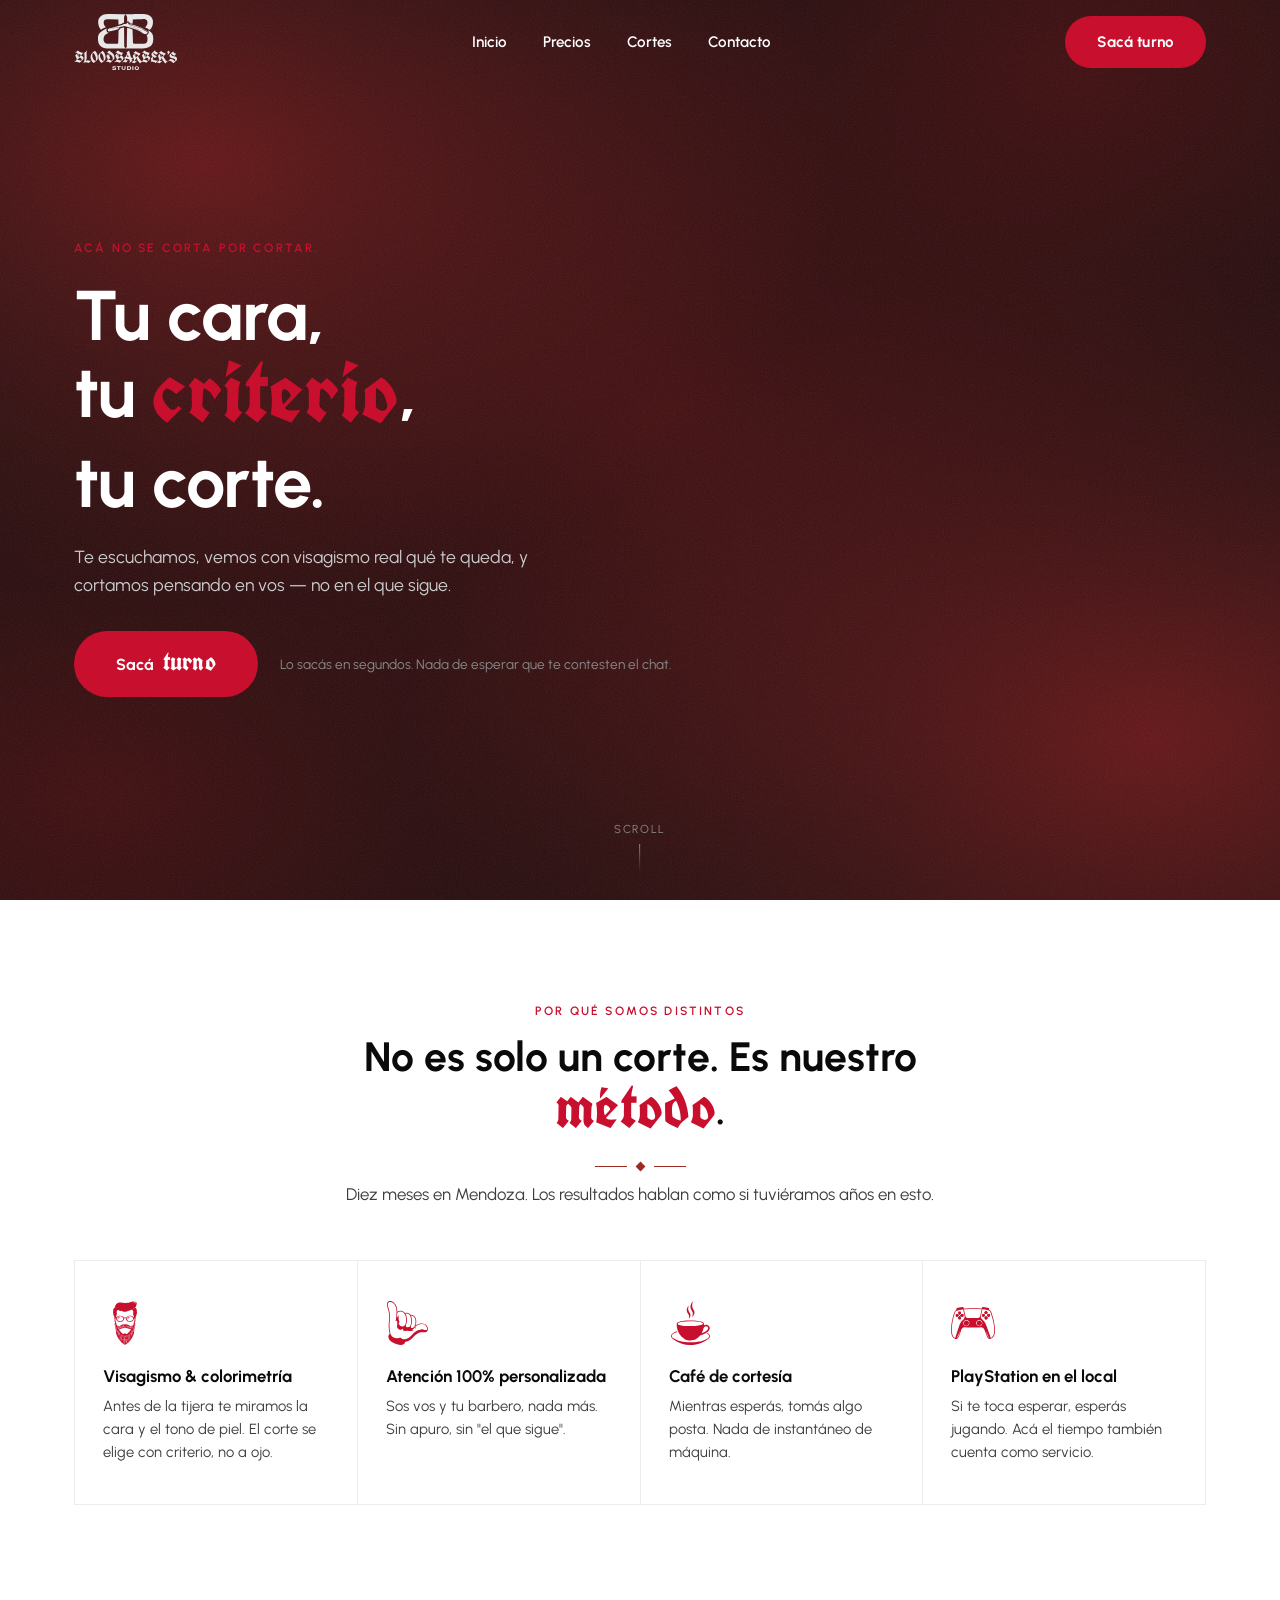
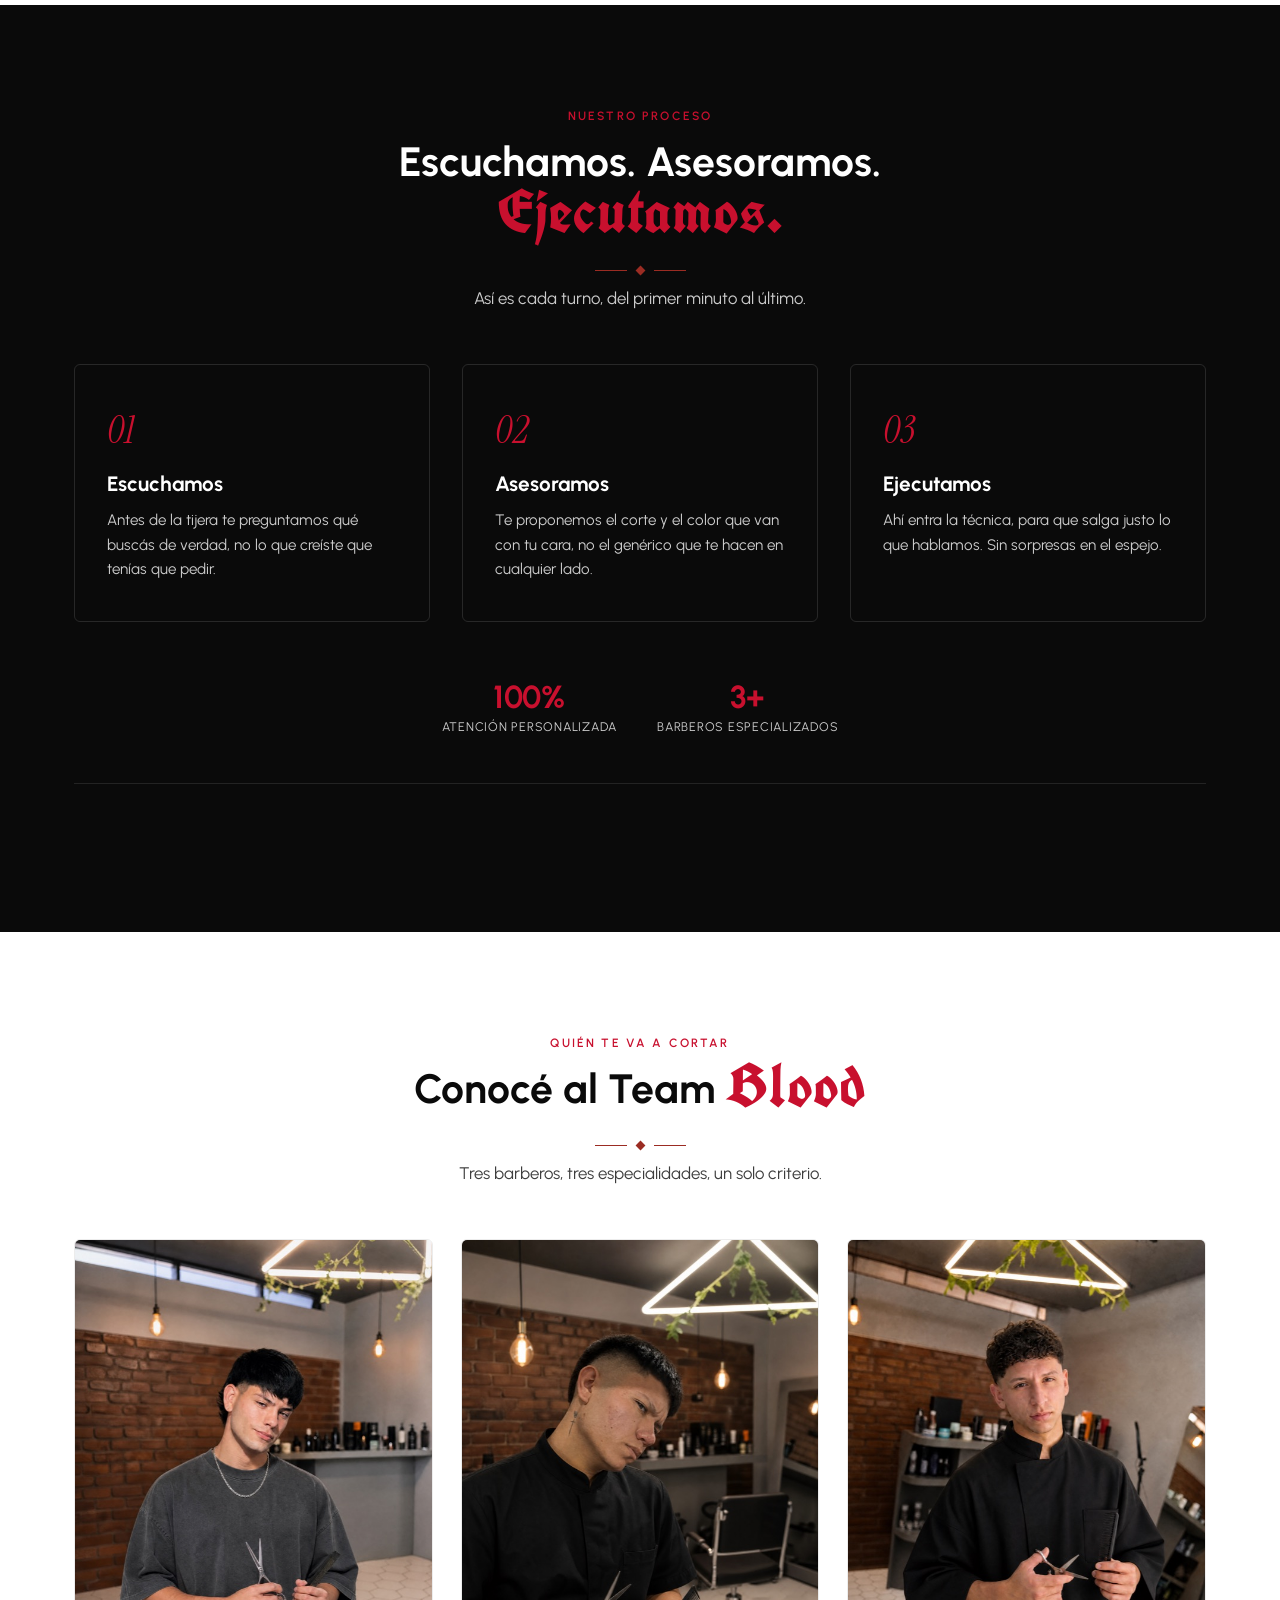
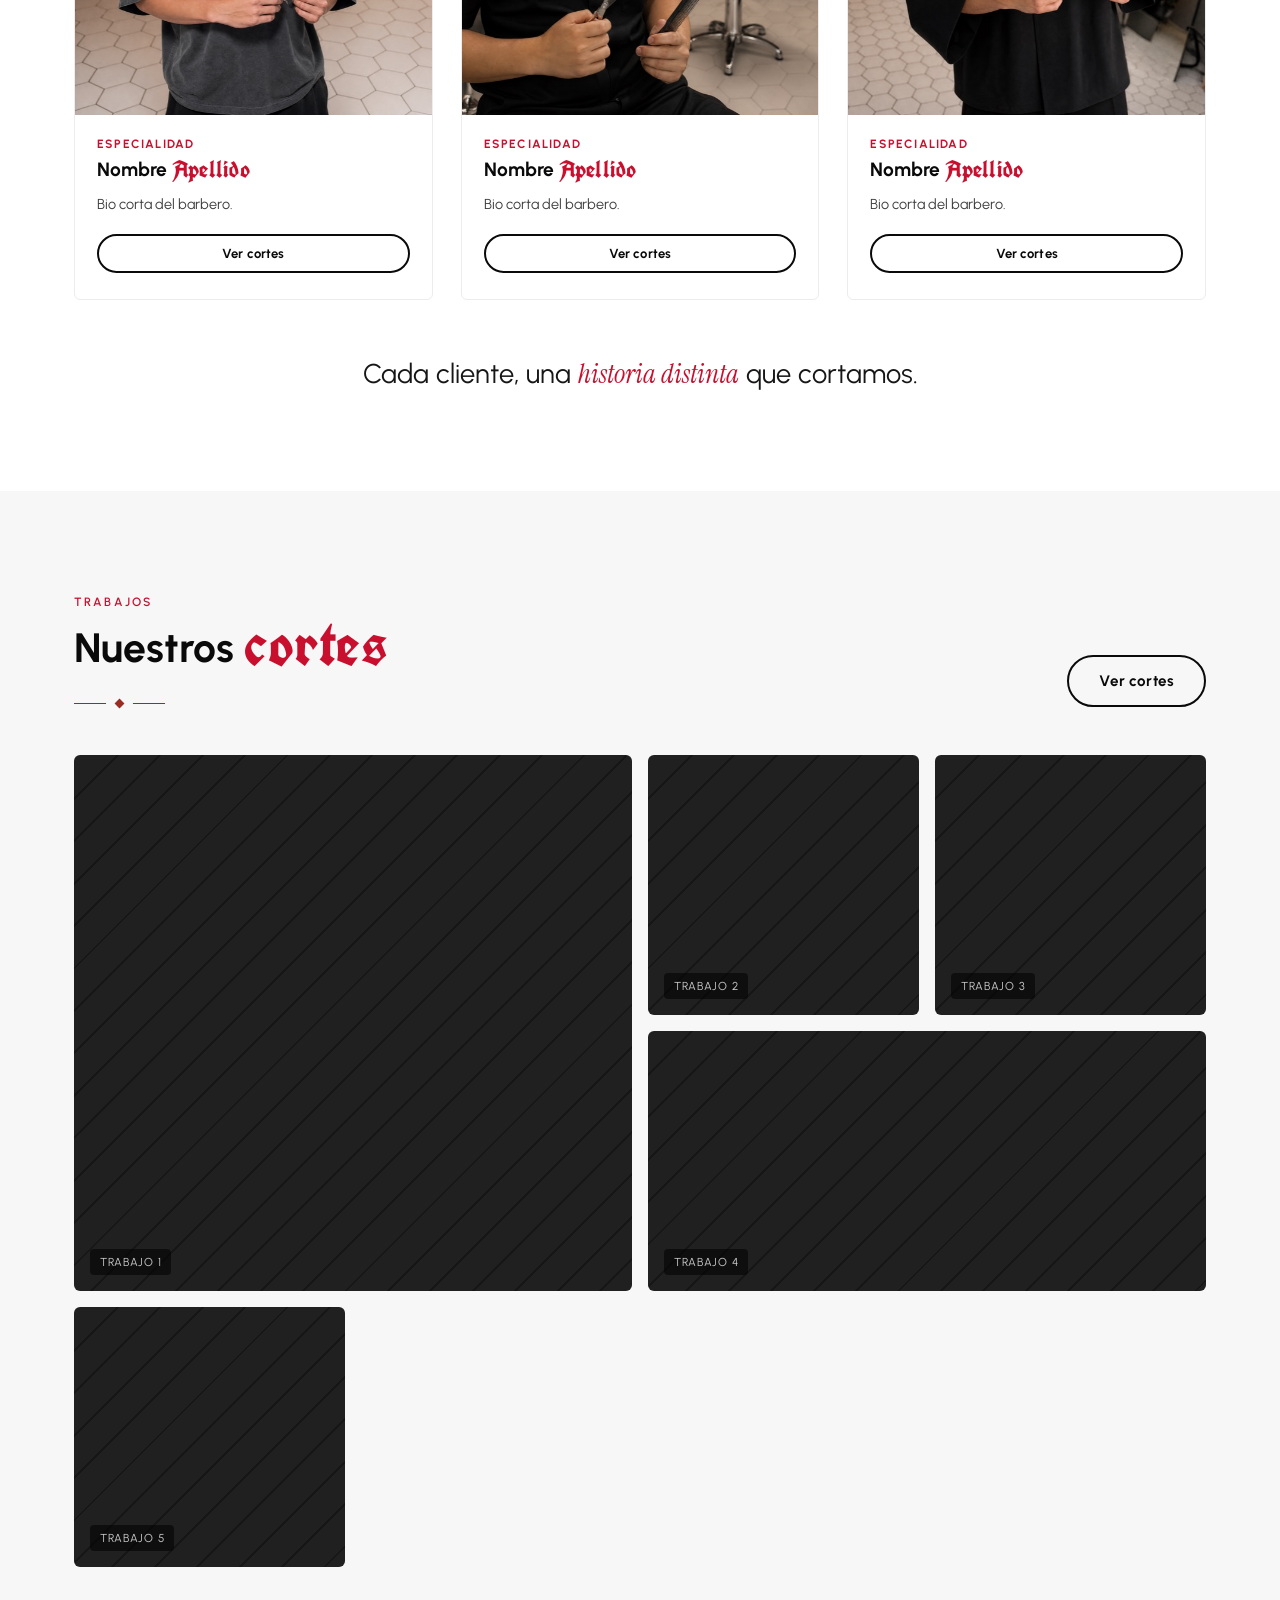
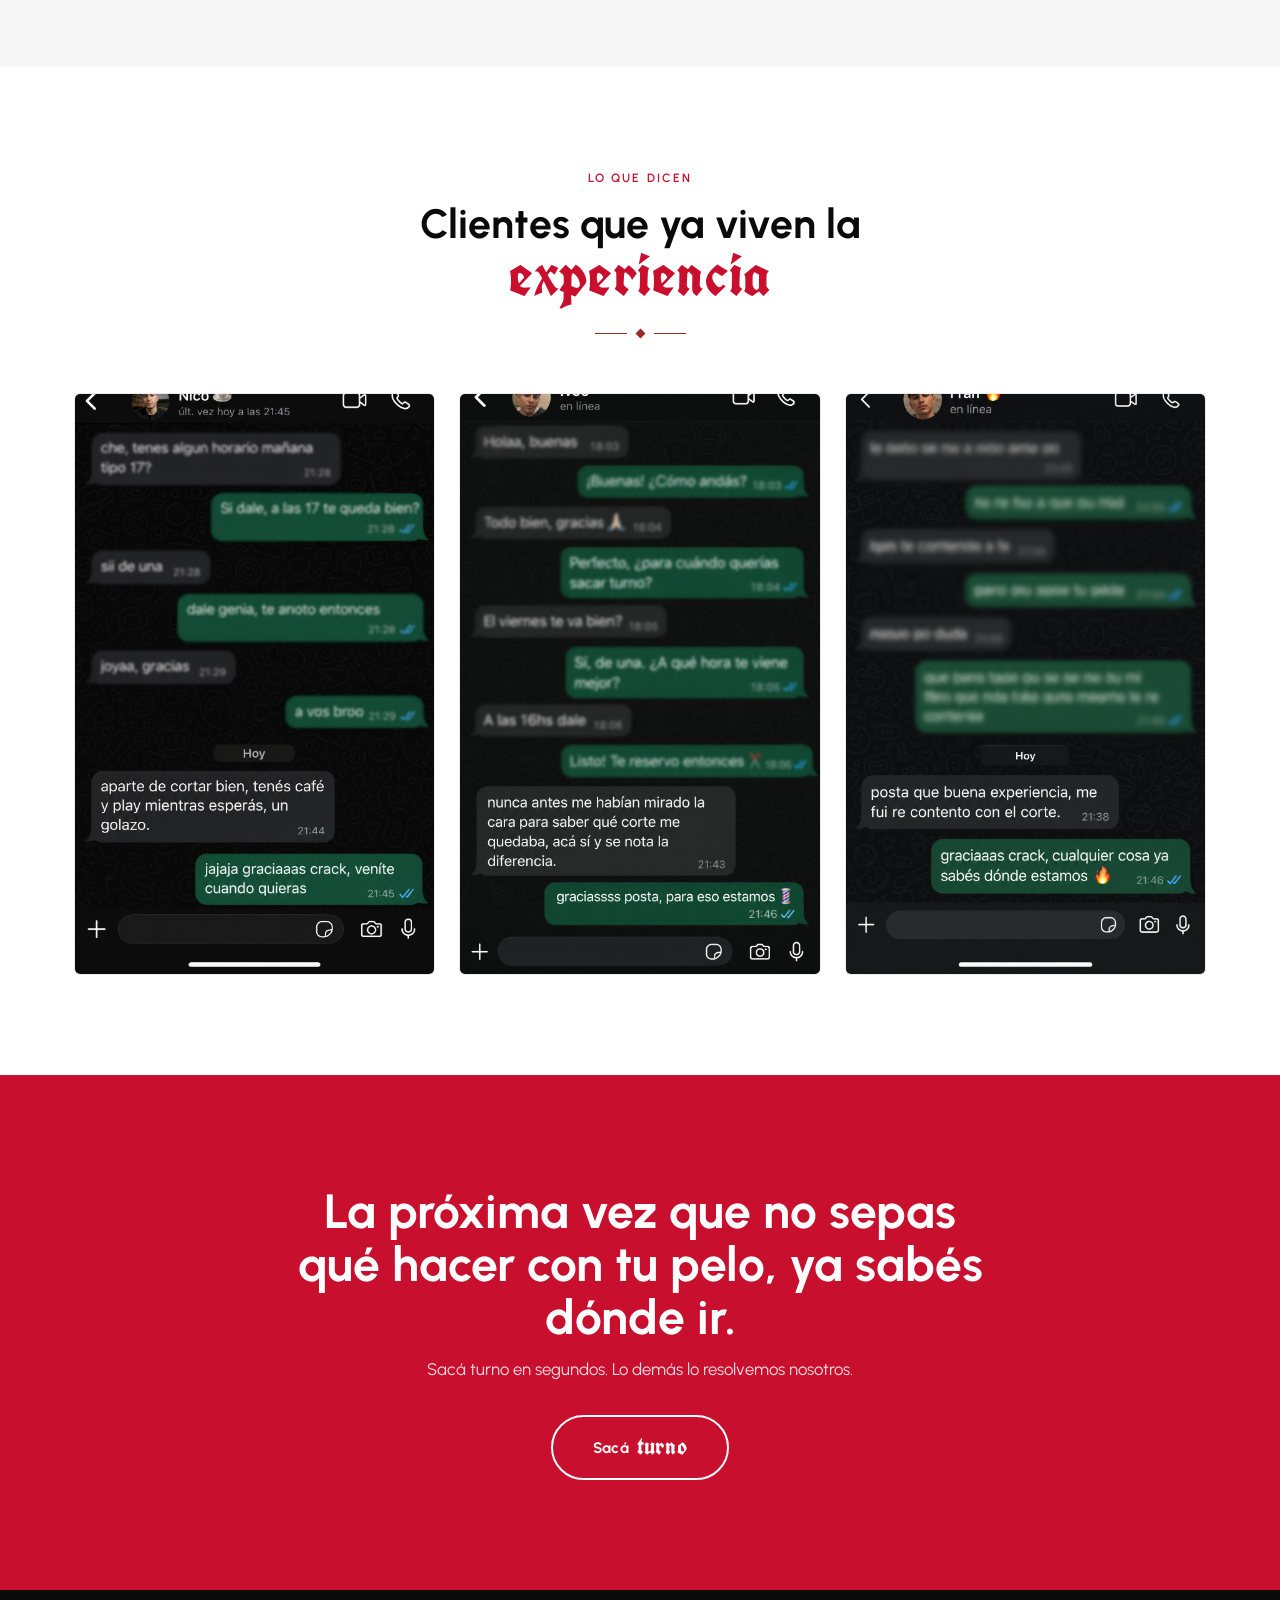
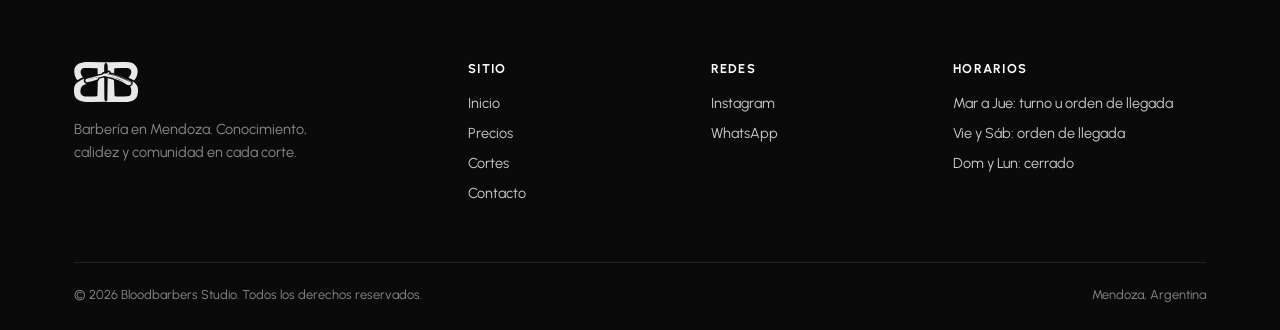
<file: index.html>
<!DOCTYPE html>
<html lang="es-AR">
<head>
  <meta charset="UTF-8">
  <meta name="viewport" content="width=device-width, initial-scale=1.0">
  <title>Bloodbarbers Studio — Barbería en Mendoza</title>
  <meta name="description" content="Bloodbarbers Studio: barbería en Mendoza con asesoramiento en visagismo, atención 100% personalizada, café y PlayStation en el local. Sacá tu turno.">
  <link rel="stylesheet" href="css/style.css">
</head>
<body>

  <!-- Header -->
  <header class="site-header" id="site-header">
    <div class="container">
      <a href="index.html" class="logo">
        <img src="assets/img/logo-full-white.svg" alt="Bloodbarbers Studio" class="logo-img logo-img-header">
      </a>

      <nav class="nav-links" id="nav-links">
        <a href="index.html">Inicio</a>
        <a href="precios.html">Precios</a>
        <a href="cortes.html">Cortes</a>
        <a href="contacto.html">Contacto</a>
      </nav>

      <div class="nav-actions">
        <a href="https://www.lazzo.app/reservar/bloodbarbers" target="_blank" rel="noopener" class="btn btn-primary">Sacá turno</a>
        <button class="nav-toggle" id="nav-toggle" aria-label="Abrir menú" aria-expanded="false">
          <span></span>
        </button>
      </div>
    </div>
  </header>

  <!-- Hero -->
  <section class="hero" id="inicio">
    <div class="container">
      <div class="hero-inner">
        <span class="eyebrow">Acá no se corta por cortar.</span>
        <h1>Tu cara,<br>tu <span class="gothic-accent">criterio</span>,<br>tu corte.</h1>
        <p class="hero-sub">Te escuchamos, vemos con visagismo real qué te queda, y cortamos pensando en vos — no en el que sigue.</p>
        <div class="hero-cta">
          <a href="https://www.lazzo.app/reservar/bloodbarbers" target="_blank" rel="noopener" class="btn btn-primary">Sacá <span class="gothic-accent">turno</span></a>
          <span class="hero-note">Lo sacás en segundos. Nada de esperar que te contesten el chat.</span>
        </div>
      </div>
    </div>

    <div class="scroll-cue">Scroll</div>
  </section>

  <!-- Diferenciales -->
  <section class="diferenciales">
    <div class="container">
      <div class="section-head center">
        <span class="eyebrow">Por qué somos distintos</span>
        <h2>No es solo un corte. Es nuestro <span class="gothic-word">método</span>.</h2>
        <div class="title-divider"><span class="line"></span><span class="diamond"></span><span class="line"></span></div>
        <p>Diez meses en Mendoza. Los resultados hablan como si tuviéramos años en esto.</p>
      </div>

      <div class="diff-grid">
        <div class="diff-card">
          <div class="diff-icon">
            <img src="assets/img/iconvisagismo.svg" alt="">
          </div>
          <h3>Visagismo &amp; colorimetría</h3>
          <p>Antes de la tijera te miramos la cara y el tono de piel. El corte se elige con criterio, no a ojo.</p>
        </div>

        <div class="diff-card">
          <div class="diff-icon">
            <img src="assets/img/iconatencion.svg" alt="">
          </div>
          <h3>Atención 100% personalizada</h3>
          <p>Sos vos y tu barbero, nada más. Sin apuro, sin "el que sigue".</p>
        </div>

        <div class="diff-card">
          <div class="diff-icon">
            <img src="assets/img/iconcafe.svg" alt="">
          </div>
          <h3>Café de cortesía</h3>
          <p>Mientras esperás, tomás algo posta. Nada de instantáneo de máquina.</p>
        </div>

        <div class="diff-card">
          <div class="diff-icon">
            <img src="assets/img/iconps.svg" alt="">
          </div>
          <h3>PlayStation en el local</h3>
          <p>Si te toca esperar, esperás jugando. Acá el tiempo también cuenta como servicio.</p>
        </div>
      </div>
    </div>
  </section>

  <!-- Pilares -->
  <section class="pilares section-dark">
    <div class="container">
      <div class="section-head center">
        <span class="eyebrow">Nuestro proceso</span>
        <h2>Escuchamos. Asesoramos. <span class="gothic-word">Ejecutamos.</span></h2>
        <div class="title-divider"><span class="line"></span><span class="diamond"></span><span class="line"></span></div>
        <p>Así es cada turno, del primer minuto al último.</p>
      </div>

      <div class="pilares-grid">
        <div class="pilar-card">
          <span class="pilar-index">01</span>
          <h3>Escuchamos</h3>
          <p>Antes de la tijera te preguntamos qué buscás de verdad, no lo que creíste que tenías que pedir.</p>
        </div>

        <div class="pilar-card">
          <span class="pilar-index">02</span>
          <h3>Asesoramos</h3>
          <p>Te proponemos el corte y el color que van con tu cara, no el genérico que te hacen en cualquier lado.</p>
        </div>

        <div class="pilar-card">
          <span class="pilar-index">03</span>
          <h3>Ejecutamos</h3>
          <p>Ahí entra la técnica, para que salga justo lo que hablamos. Sin sorpresas en el espejo.</p>
        </div>
      </div>

      <div class="pilares-proof">
        <div>
          <strong>100%</strong>
          <span>Atención personalizada</span>
        </div>
        <div>
          <strong>3+</strong>
          <span>Barberos especializados</span>
        </div>
      </div>
    </div>
  </section>

  <!-- Team -->
  <section class="team" id="team">
    <div class="container">
      <div class="section-head center">
        <span class="eyebrow">Quién te va a cortar</span>
        <h2>Conocé al Team <span class="gothic-word">Blood</span></h2>
        <div class="title-divider"><span class="line"></span><span class="diamond"></span><span class="line"></span></div>
        <p>Tres barberos, tres especialidades, un solo criterio.</p>
      </div>

      <div class="team-grid">
        <article class="team-card">
          <div class="team-photo"><img src="assets/img/barb1.jpg" alt="Foto barbero 1"></div>
          <div class="team-info">
            <span class="specialty">Especialidad</span>
            <h3>Nombre <span class="gothic-accent">Apellido</span></h3>
            <p>Bio corta del barbero.</p>
            <a href="cortes.html?barbero=nombre-apellido" class="btn btn-outline">Ver cortes</a>
          </div>
        </article>

        <article class="team-card">
          <div class="team-photo"><img src="assets/img/barb2v2.jpg" alt="Foto barbero 2"></div>
          <div class="team-info">
            <span class="specialty">Especialidad</span>
            <h3>Nombre <span class="gothic-accent">Apellido</span></h3>
            <p>Bio corta del barbero.</p>
            <a href="cortes.html?barbero=nombre-apellido-2" class="btn btn-outline">Ver cortes</a>
          </div>
        </article>

        <article class="team-card">
          <div class="team-photo"><img src="assets/img/barb3.jpg" alt="Foto barbero 3"></div>
          <div class="team-info">
            <span class="specialty">Especialidad</span>
            <h3>Nombre <span class="gothic-accent">Apellido</span></h3>
            <p>Bio corta del barbero.</p>
            <a href="cortes.html?barbero=nombre-apellido-3" class="btn btn-outline">Ver cortes</a>
          </div>
        </article>
      </div>

      <p class="team-closing">Cada cliente, una <span class="accent">historia distinta</span> que cortamos.</p>
    </div>
  </section>

  <!-- Cortes destacados -->
  <section class="cortes-destacado section-alt">
    <div class="container">
      <div class="cortes-header">
        <div class="section-head">
          <span class="eyebrow">Trabajos</span>
          <h2>Nuestros <span class="gothic-word">cortes</span></h2>
          <div class="title-divider"><span class="line"></span><span class="diamond"></span><span class="line"></span></div>
        </div>
        <a href="cortes.html" class="btn btn-outline">Ver cortes</a>
      </div>

      <div class="cortes-grid">
        <div class="cortes-item"><span>Trabajo 1</span></div>
        <div class="cortes-item"><span>Trabajo 2</span></div>
        <div class="cortes-item"><span>Trabajo 3</span></div>
        <div class="cortes-item"><span>Trabajo 4</span></div>
        <div class="cortes-item"><span>Trabajo 5</span></div>
      </div>
    </div>
  </section>

  <!-- Testimonios -->
  <section class="testimonios">
    <div class="container">
      <div class="section-head center">
        <span class="eyebrow">Lo que dicen</span>
        <h2>Clientes que ya viven la <span class="gothic-word">experiencia</span></h2>
        <div class="title-divider"><span class="line"></span><span class="diamond"></span><span class="line"></span></div>
      </div>

      <div class="testi-grid">
        <div class="testi-card">
          <img src="assets/img/test1.png" alt="Testimonio de cliente">
        </div>
        <div class="testi-card">
          <img src="assets/img/test2.png" alt="Testimonio de cliente">
        </div>
        <div class="testi-card">
          <img src="assets/img/test3.png" alt="Testimonio de cliente">
        </div>
      </div>
    </div>
  </section>

  <!-- CTA final -->
  <section class="cta-final">
    <div class="container">
      <h2>La próxima vez que no sepas qué hacer con tu pelo, ya sabés dónde ir.</h2>
      <p>Sacá turno en segundos. Lo demás lo resolvemos nosotros.</p>
      <a href="https://www.lazzo.app/reservar/bloodbarbers" target="_blank" rel="noopener" class="btn btn-outline-light">Sacá <span class="gothic-accent">turno</span></a>
    </div>
  </section>

  <!-- Footer -->
  <footer class="site-footer">
    <div class="container">
      <div class="footer-top">
        <div class="footer-brand">
          <span class="logo">
            <img src="assets/img/logo-icon-white.svg" alt="Bloodbarbers Studio" class="logo-img logo-img-footer">
          </span>
          <p>Barbería en Mendoza. Conocimiento, calidez y comunidad en cada corte.</p>
        </div>

        <div class="footer-col">
          <h4>Sitio</h4>
          <ul>
            <li><a href="index.html">Inicio</a></li>
            <li><a href="precios.html">Precios</a></li>
            <li><a href="cortes.html">Cortes</a></li>
            <li><a href="contacto.html">Contacto</a></li>
          </ul>
        </div>

        <div class="footer-col">
          <h4>Redes</h4>
          <ul>
            <li><a href="#" target="_blank" rel="noopener">Instagram</a></li>
            <li><a href="#" target="_blank" rel="noopener">WhatsApp</a></li>
          </ul>
        </div>

        <div class="footer-col">
          <h4>Horarios</h4>
          <ul>
            <li>Mar a Jue: turno u orden de llegada</li>
            <li>Vie y Sáb: orden de llegada</li>
            <li>Dom y Lun: cerrado</li>
          </ul>
        </div>
      </div>

      <div class="footer-bottom">
        <span>© 2026 Bloodbarbers Studio. Todos los derechos reservados.</span>
        <span>Mendoza, Argentina</span>
      </div>
    </div>
  </footer>

  <script src="js/main.js"></script>
</body>
</html>
</file>
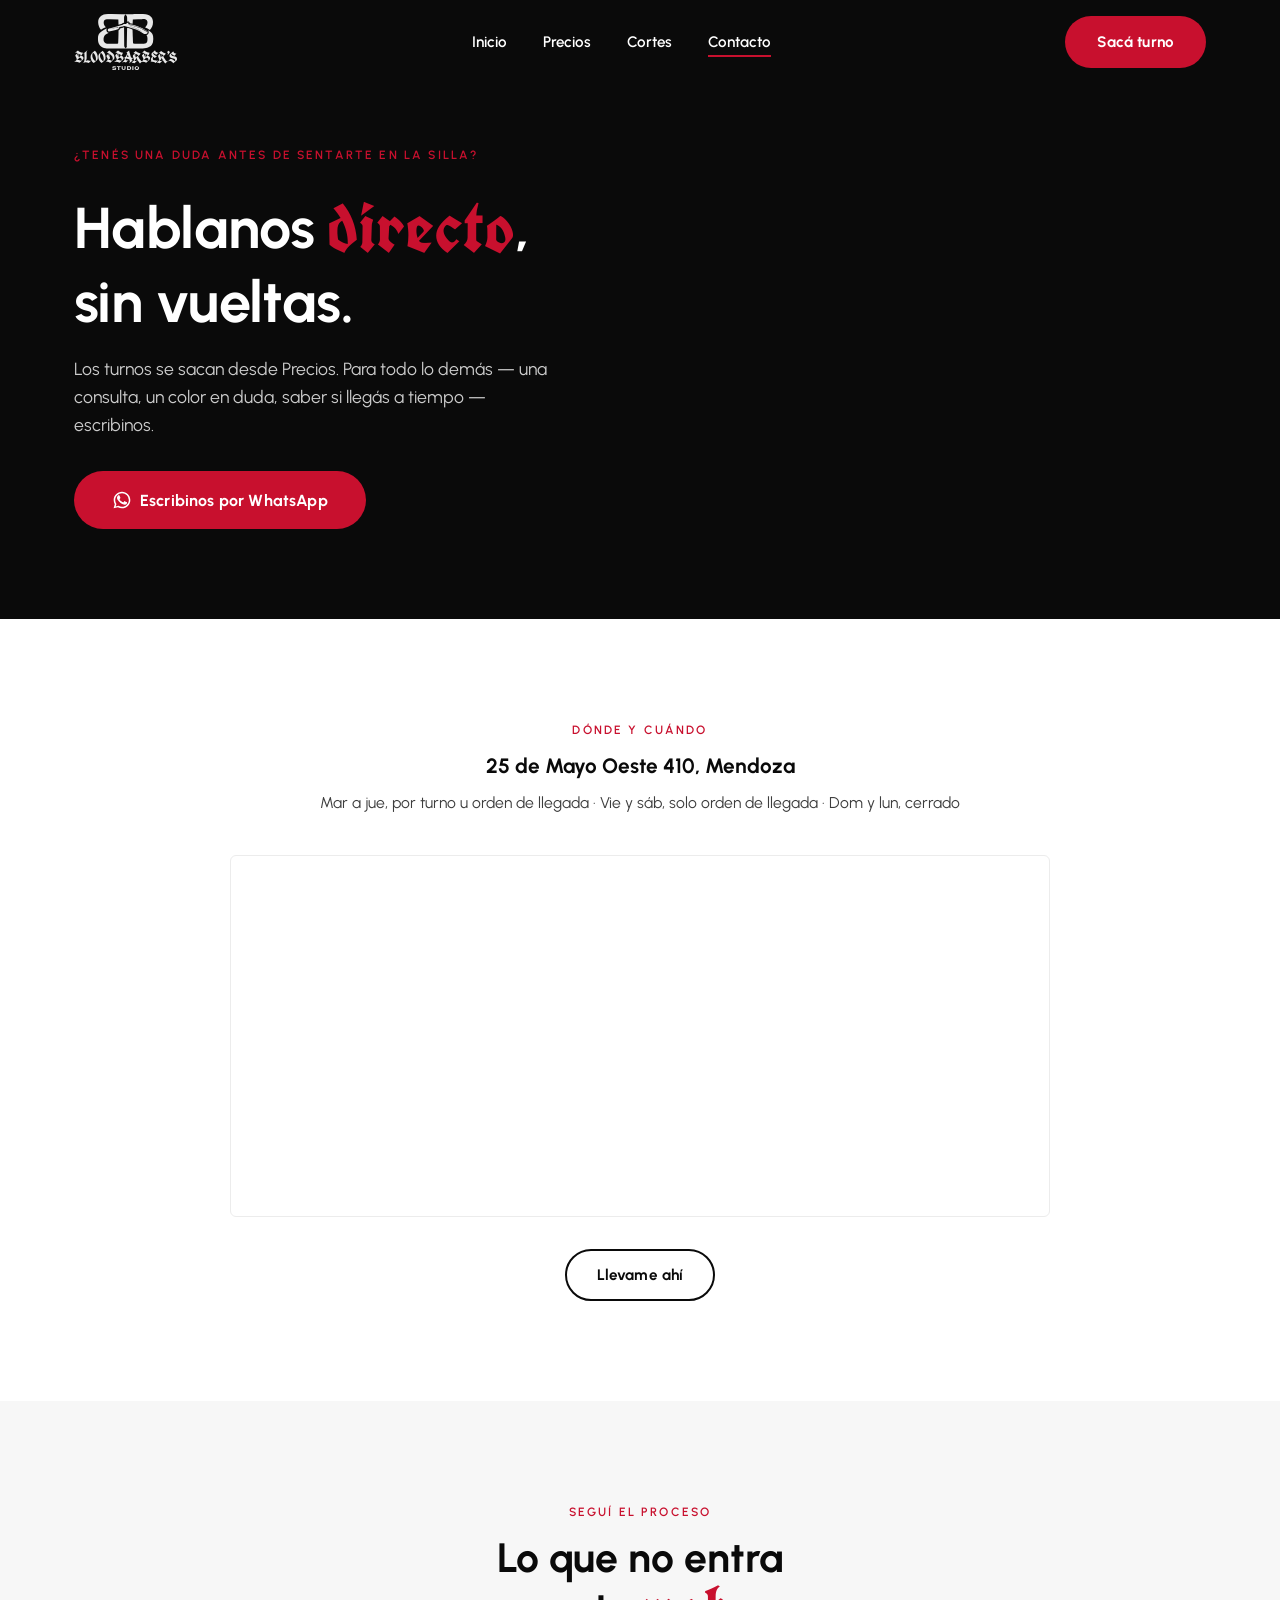
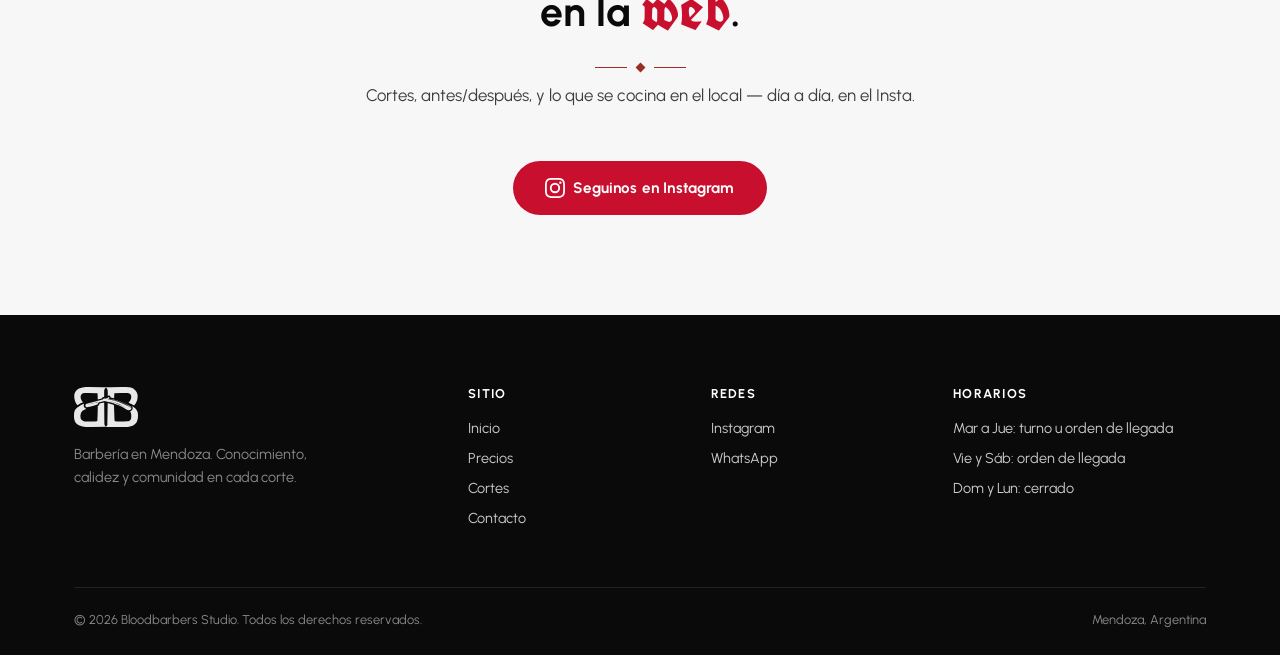
<file: contacto.html>
<!DOCTYPE html>
<html lang="es-AR">
<head>
  <meta charset="UTF-8">
  <meta name="viewport" content="width=device-width, initial-scale=1.0">
  <title>Contacto — Bloodbarbers Studio</title>
  <meta name="description" content="Contactá a Bloodbarbers Studio por WhatsApp, mirá dónde estamos y nuestros horarios en Mendoza, o seguinos en Instagram.">
  <link rel="stylesheet" href="css/style.css">
</head>
<body>

  <!-- Header -->
  <header class="site-header" id="site-header">
    <div class="container">
      <a href="index.html" class="logo">
        <img src="assets/img/logo-full-white.svg" alt="Bloodbarbers Studio" class="logo-img logo-img-header">
      </a>

      <nav class="nav-links" id="nav-links">
        <a href="index.html">Inicio</a>
        <a href="precios.html">Precios</a>
        <a href="cortes.html">Cortes</a>
        <a href="contacto.html" aria-current="page">Contacto</a>
      </nav>

      <div class="nav-actions">
        <a href="https://www.lazzo.app/reservar/bloodbarbers" target="_blank" rel="noopener" class="btn btn-primary">Sacá turno</a>
        <button class="nav-toggle" id="nav-toggle" aria-label="Abrir menú" aria-expanded="false">
          <span></span>
        </button>
      </div>
    </div>
  </header>

  <!-- Hero de Contacto -->
  <section class="hero-contacto">
    <div class="container">
      <div class="hero-contacto-inner">
        <span class="eyebrow">¿Tenés una duda antes de sentarte en la silla?</span>
        <h1>Hablanos <span class="gothic-accent">directo</span>,<br>sin vueltas.</h1>
        <p class="hero-sub">Los turnos se sacan desde Precios. Para todo lo demás — una consulta, un color en duda, saber si llegás a tiempo — escribinos.</p>
        <div class="hero-contacto-cta">
          <a href="https://wa.me/5492616979753?text=Hola!%20Vengo%20de%20la%20web%20de%20Bloodbarbers%20%F0%9F%91%8B%20Quer%C3%ADa%20consultarles..." class="btn btn-primary" target="_blank" rel="noopener">
            <svg viewBox="0 0 24 24" fill="currentColor" aria-hidden="true"><path d="M17.472 14.382c-.297-.149-1.758-.867-2.03-.967-.273-.099-.471-.148-.67.15-.197.297-.767.966-.94 1.164-.173.199-.347.223-.644.075-.297-.15-1.255-.463-2.39-1.475-.883-.788-1.48-1.761-1.653-2.059-.173-.297-.018-.458.13-.606.134-.133.298-.347.446-.52.149-.174.198-.298.298-.497.099-.198.05-.371-.025-.52-.075-.149-.669-1.612-.916-2.207-.242-.579-.487-.5-.669-.51-.173-.008-.371-.01-.57-.01-.198 0-.52.074-.792.372-.272.297-1.04 1.016-1.04 2.479 0 1.462 1.065 2.875 1.213 3.074.149.198 2.096 3.2 5.077 4.487.709.306 1.262.489 1.694.625.712.227 1.36.195 1.871.118.571-.085 1.758-.719 2.006-1.413.248-.694.248-1.289.173-1.413-.074-.124-.272-.198-.57-.347zM12.001 2C6.478 2 2 6.477 2 12c0 1.766.464 3.489 1.343 5.003L1.927 22l5.11-1.34A9.943 9.943 0 0 0 12 21.999h.001c5.522 0 9.999-4.477 9.999-10S17.523 2 12.001 2zm0 18.184a8.16 8.16 0 0 1-4.166-1.14l-.298-.177-3.033.796.81-2.955-.194-.303a8.164 8.164 0 0 1-1.256-4.404c0-4.507 3.667-8.174 8.174-8.174 2.184 0 4.238.85 5.782 2.394a8.13 8.13 0 0 1 2.393 5.783c-.001 4.508-3.669 8.18-8.212 8.18z"/></svg>
            Escribinos por WhatsApp
          </a>
        </div>
      </div>
    </div>
  </section>

  <!-- Dónde y cuándo -->
  <section class="contacto-ubicacion">
    <div class="container">
      <div class="ubicacion-info">
        <span class="eyebrow">Dónde y cuándo</span>
        <p class="ubicacion-direccion">25 de Mayo Oeste 410, Mendoza</p>
        <p class="ubicacion-horarios">Mar a jue, por turno u orden de llegada · Vie y sáb, solo orden de llegada · Dom y lun, cerrado</p>
      </div>

      <div class="ubicacion-mapa">
        <iframe src="https://www.google.com/maps?q=C.+25+de+Mayo+Oeste+410,+Mendoza&output=embed" loading="lazy" referrerpolicy="no-referrer-when-downgrade" title="Ubicación de Bloodbarbers Studio"></iframe>
      </div>

      <a href="https://www.google.com/maps/dir/?api=1&destination=C.+25+de+Mayo+Oeste+410,+Mendoza" class="btn btn-outline ubicacion-cta" target="_blank" rel="noopener">Llevame ahí</a>
    </div>
  </section>

  <!-- Seguí el proceso -->
  <section class="contacto-redes section-alt">
    <div class="container">
      <div class="section-head center">
        <span class="eyebrow">Seguí el proceso</span>
        <h2>Lo que no entra<br>en la <span class="gothic-word">web</span>.</h2>
        <div class="title-divider"><span class="line"></span><span class="diamond"></span><span class="line"></span></div>
        <p>Cortes, antes/después, y lo que se cocina en el local — día a día, en el Insta.</p>
      </div>

      <a href="https://www.instagram.com/bloodbarberstudio" class="btn btn-primary" target="_blank" rel="noopener">
        <svg viewBox="0 0 24 24" fill="currentColor" aria-hidden="true"><path d="M12 2.163c3.204 0 3.584.012 4.85.07 3.252.148 4.771 1.691 4.919 4.919.058 1.265.069 1.645.069 4.849 0 3.205-.012 3.584-.069 4.849-.149 3.225-1.664 4.771-4.919 4.919-1.266.058-1.644.07-4.85.07-3.204 0-3.584-.012-4.849-.07-3.26-.149-4.771-1.699-4.919-4.92-.058-1.265-.07-1.644-.07-4.849 0-3.204.013-3.583.07-4.849.149-3.227 1.664-4.771 4.919-4.919 1.266-.057 1.645-.069 4.849-.069zM12 0C8.741 0 8.333.014 7.053.072 2.695.272.273 2.69.073 7.052.014 8.333 0 8.741 0 12c0 3.259.014 3.668.072 4.948.2 4.358 2.618 6.78 6.98 6.98C8.333 23.986 8.741 24 12 24c3.259 0 3.668-.014 4.948-.072 4.354-.2 6.782-2.618 6.979-6.98.059-1.28.073-1.689.073-4.948 0-3.259-.014-3.667-.072-4.947-.196-4.354-2.617-6.78-6.979-6.98C15.668.014 15.259 0 12 0zm0 5.838a6.162 6.162 0 1 0 0 12.324 6.162 6.162 0 0 0 0-12.324zM12 16a4 4 0 1 1 0-8 4 4 0 0 1 0 8zm6.406-11.845a1.44 1.44 0 1 0 0 2.881 1.44 1.44 0 0 0 0-2.881z"/></svg>
        Seguinos en Instagram
      </a>
    </div>
  </section>

  <!-- Footer -->
  <footer class="site-footer">
    <div class="container">
      <div class="footer-top">
        <div class="footer-brand">
          <span class="logo">
            <img src="assets/img/logo-icon-white.svg" alt="Bloodbarbers Studio" class="logo-img logo-img-footer">
          </span>
          <p>Barbería en Mendoza. Conocimiento, calidez y comunidad en cada corte.</p>
        </div>

        <div class="footer-col">
          <h4>Sitio</h4>
          <ul>
            <li><a href="index.html">Inicio</a></li>
            <li><a href="precios.html">Precios</a></li>
            <li><a href="cortes.html">Cortes</a></li>
            <li><a href="contacto.html">Contacto</a></li>
          </ul>
        </div>

        <div class="footer-col">
          <h4>Redes</h4>
          <ul>
            <li><a href="https://www.instagram.com/bloodbarberstudio" target="_blank" rel="noopener">Instagram</a></li>
            <li><a href="https://wa.me/5492616979753?text=Hola!%20Vengo%20de%20la%20web%20de%20Bloodbarbers%20%F0%9F%91%8B%20Quer%C3%ADa%20consultarles..." target="_blank" rel="noopener">WhatsApp</a></li>
          </ul>
        </div>

        <div class="footer-col">
          <h4>Horarios</h4>
          <ul>
            <li>Mar a Jue: turno u orden de llegada</li>
            <li>Vie y Sáb: orden de llegada</li>
            <li>Dom y Lun: cerrado</li>
          </ul>
        </div>
      </div>

      <div class="footer-bottom">
        <span>© 2026 Bloodbarbers Studio. Todos los derechos reservados.</span>
        <span>Mendoza, Argentina</span>
      </div>
    </div>
  </footer>

  <script src="js/main.js"></script>
</body>
</html>
</file>
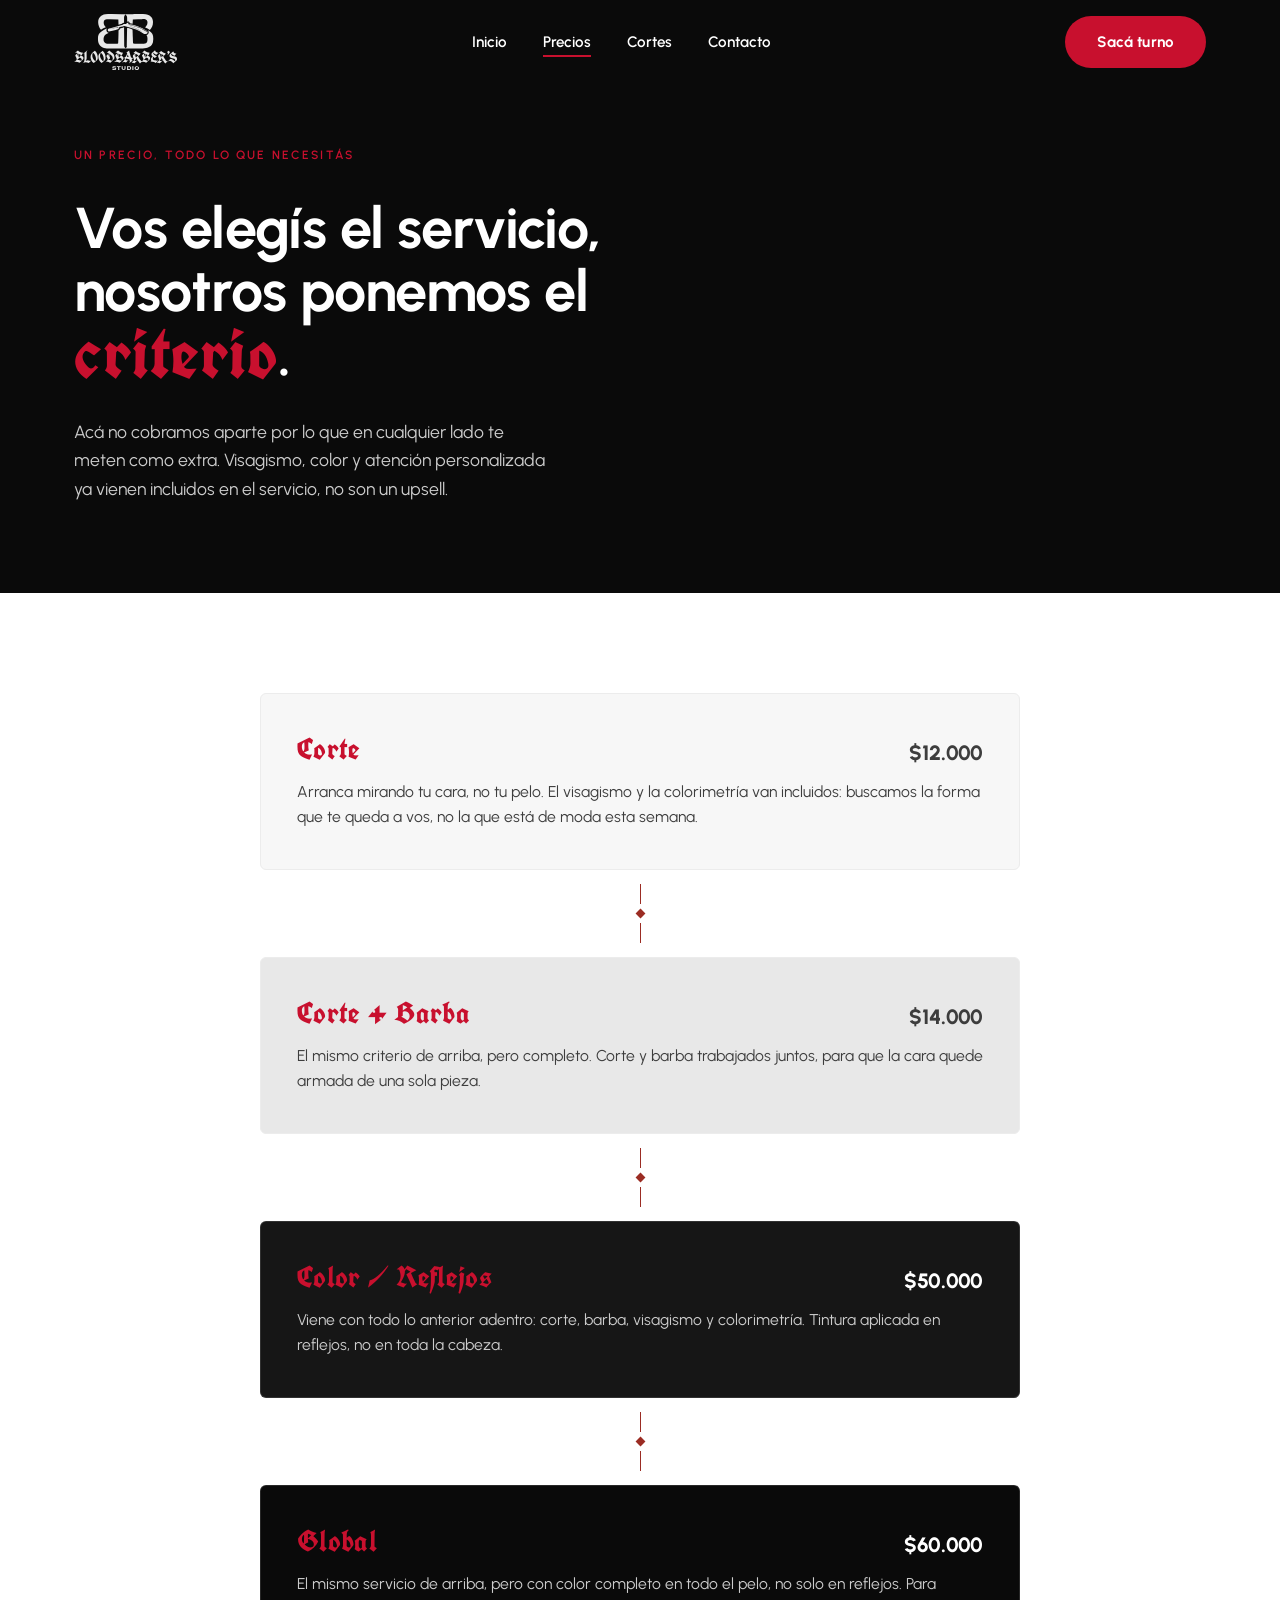
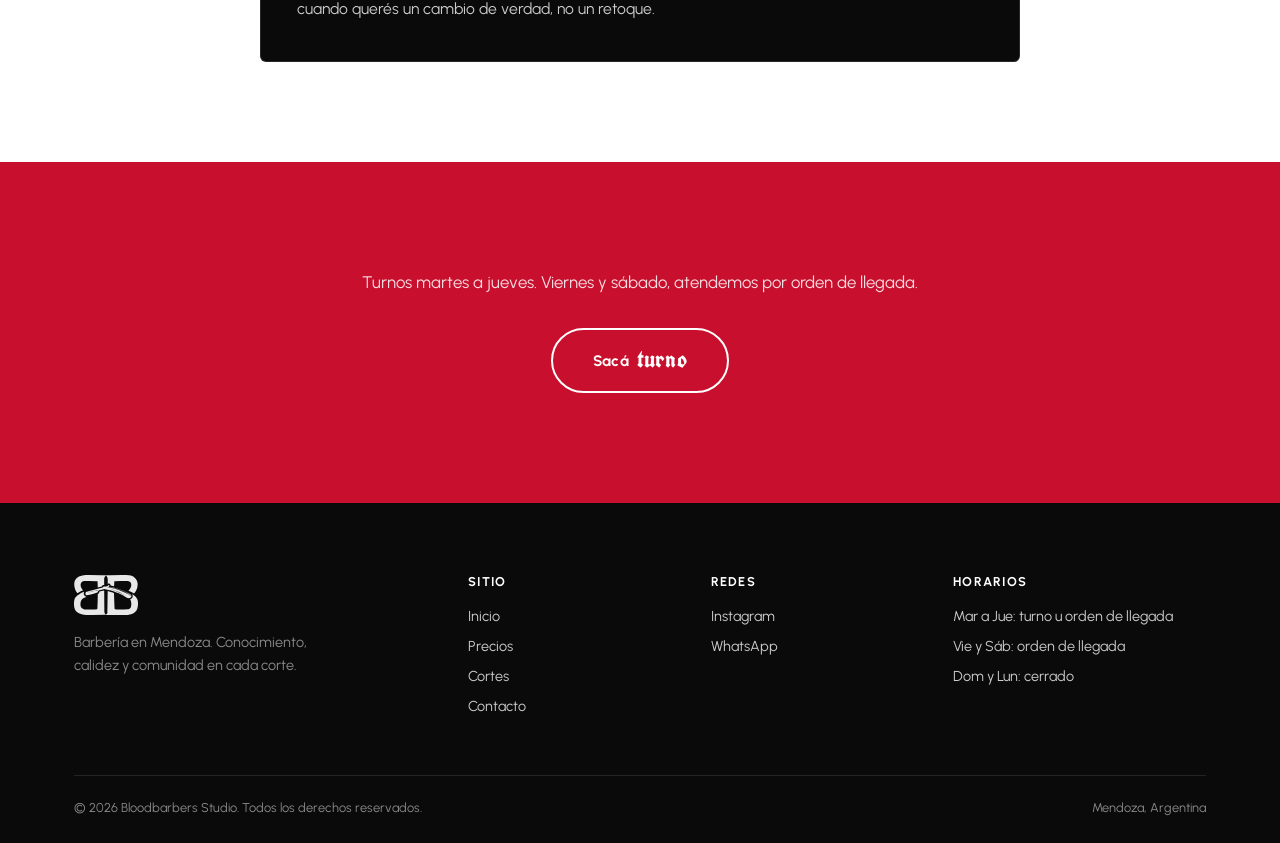
<file: precios.html>
<!DOCTYPE html>
<html lang="es-AR">
<head>
  <meta charset="UTF-8">
  <meta name="viewport" content="width=device-width, initial-scale=1.0">
  <title>Precios — Bloodbarbers Studio</title>
  <meta name="description" content="Precios de Bloodbarbers Studio: corte, corte + barba, color en reflejos y color global. Visagismo, colorimetría y atención personalizada ya incluidos, sin cargos extra.">
  <link rel="stylesheet" href="css/style.css">
</head>
<body>

  <!-- Header -->
  <header class="site-header" id="site-header">
    <div class="container">
      <a href="index.html" class="logo">
        <img src="assets/img/logo-full-white.svg" alt="Bloodbarbers Studio" class="logo-img logo-img-header">
      </a>

      <nav class="nav-links" id="nav-links">
        <a href="index.html">Inicio</a>
        <a href="precios.html" aria-current="page">Precios</a>
        <a href="cortes.html">Cortes</a>
        <a href="contacto.html">Contacto</a>
      </nav>

      <div class="nav-actions">
        <a href="https://www.lazzo.app/reservar/bloodbarbers" target="_blank" rel="noopener" class="btn btn-primary">Sacá turno</a>
        <button class="nav-toggle" id="nav-toggle" aria-label="Abrir menú" aria-expanded="false">
          <span></span>
        </button>
      </div>
    </div>
  </header>

  <!-- Hero de Precios -->
  <section class="hero-precios">
    <div class="container">
      <div class="hero-precios-inner">
        <span class="eyebrow">Un precio, todo lo que necesitás</span>
        <h1>Vos elegís el servicio,<br>nosotros ponemos el <span class="gothic-accent">criterio</span>.</h1>
        <p class="hero-sub">Acá no cobramos aparte por lo que en cualquier lado te meten como extra. Visagismo, color y atención personalizada ya vienen incluidos en el servicio, no son un upsell.</p>
      </div>
    </div>
  </section>

  <!-- Precios en cascada -->
  <section class="precios-cascada">
    <div class="container">
      <div class="precios-list">
        <div class="servicio-card servicio-card--1">
          <div class="servicio-head">
            <h3 class="servicio-nombre">Corte</h3>
            <span class="servicio-precio">$12.000</span>
          </div>
          <p>Arranca mirando tu cara, no tu pelo. El visagismo y la colorimetría van incluidos: buscamos la forma que te queda a vos, no la que está de moda esta semana.</p>
        </div>

        <div class="servicio-connector"><span class="line"></span><span class="diamond"></span><span class="line"></span></div>

        <div class="servicio-card servicio-card--2">
          <div class="servicio-head">
            <h3 class="servicio-nombre">Corte + Barba</h3>
            <span class="servicio-precio">$14.000</span>
          </div>
          <p>El mismo criterio de arriba, pero completo. Corte y barba trabajados juntos, para que la cara quede armada de una sola pieza.</p>
        </div>

        <div class="servicio-connector"><span class="line"></span><span class="diamond"></span><span class="line"></span></div>

        <div class="servicio-card servicio-card--3">
          <div class="servicio-head">
            <h3 class="servicio-nombre">Color / Reflejos</h3>
            <span class="servicio-precio">$50.000</span>
          </div>
          <p>Viene con todo lo anterior adentro: corte, barba, visagismo y colorimetría. Tintura aplicada en reflejos, no en toda la cabeza.</p>
        </div>

        <div class="servicio-connector"><span class="line"></span><span class="diamond"></span><span class="line"></span></div>

        <div class="servicio-card servicio-card--4">
          <div class="servicio-head">
            <h3 class="servicio-nombre">Global</h3>
            <span class="servicio-precio">$60.000</span>
          </div>
          <p>El mismo servicio de arriba, pero con color completo en todo el pelo, no solo en reflejos. Para cuando querés un cambio de verdad, no un retoque.</p>
        </div>
      </div>
    </div>
  </section>

  <!-- Nota de turnos + CTA final -->
  <section class="cta-final">
    <div class="container">
      <p>Turnos martes a jueves. Viernes y sábado, atendemos por orden de llegada.</p>
      <a href="https://www.lazzo.app/reservar/bloodbarbers" target="_blank" rel="noopener" class="btn btn-outline-light">Sacá <span class="gothic-accent">turno</span></a>
    </div>
  </section>

  <!-- Footer -->
  <footer class="site-footer">
    <div class="container">
      <div class="footer-top">
        <div class="footer-brand">
          <span class="logo">
            <img src="assets/img/logo-icon-white.svg" alt="Bloodbarbers Studio" class="logo-img logo-img-footer">
          </span>
          <p>Barbería en Mendoza. Conocimiento, calidez y comunidad en cada corte.</p>
        </div>

        <div class="footer-col">
          <h4>Sitio</h4>
          <ul>
            <li><a href="index.html">Inicio</a></li>
            <li><a href="precios.html">Precios</a></li>
            <li><a href="cortes.html">Cortes</a></li>
            <li><a href="contacto.html">Contacto</a></li>
          </ul>
        </div>

        <div class="footer-col">
          <h4>Redes</h4>
          <ul>
            <li><a href="#" target="_blank" rel="noopener">Instagram</a></li>
            <li><a href="#" target="_blank" rel="noopener">WhatsApp</a></li>
          </ul>
        </div>

        <div class="footer-col">
          <h4>Horarios</h4>
          <ul>
            <li>Mar a Jue: turno u orden de llegada</li>
            <li>Vie y Sáb: orden de llegada</li>
            <li>Dom y Lun: cerrado</li>
          </ul>
        </div>
      </div>

      <div class="footer-bottom">
        <span>© 2026 Bloodbarbers Studio. Todos los derechos reservados.</span>
        <span>Mendoza, Argentina</span>
      </div>
    </div>
  </footer>

  <script src="js/main.js"></script>
</body>
</html>
</file>
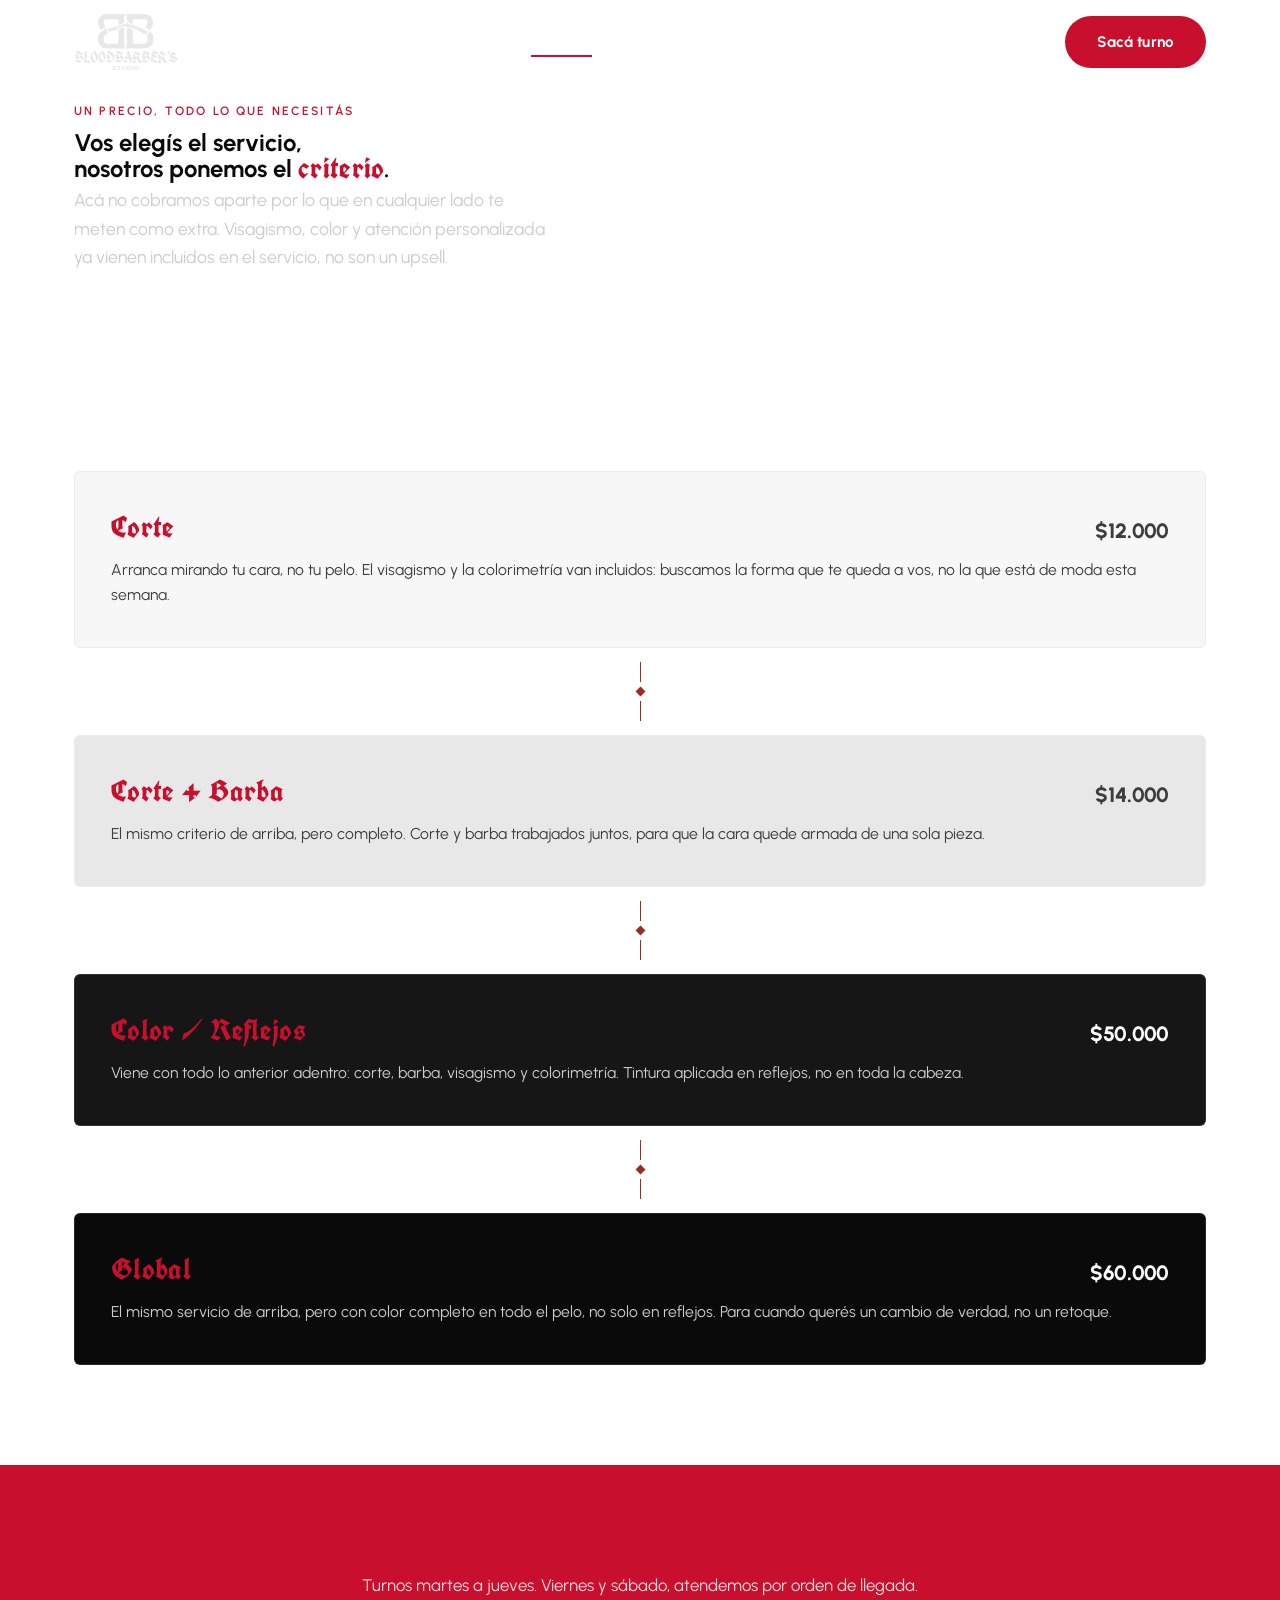
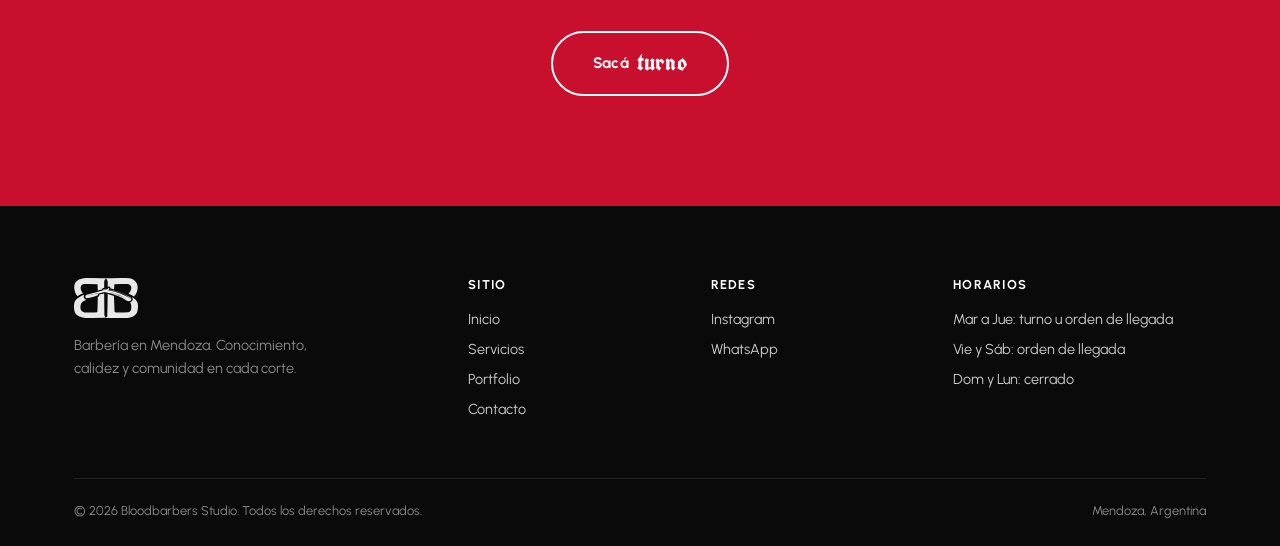
<file: servicios.html>
<!DOCTYPE html>
<html lang="es-AR">
<head>
  <meta charset="UTF-8">
  <meta name="viewport" content="width=device-width, initial-scale=1.0">
  <title>Servicios — Bloodbarbers Studio</title>
  <meta name="description" content="Servicios de Bloodbarbers Studio: corte, corte + barba, color en reflejos y color global. Visagismo, colorimetría y atención personalizada ya incluidos, sin cargos extra.">
  <link rel="stylesheet" href="css/style.css">
</head>
<body>

  <!-- Header -->
  <header class="site-header" id="site-header">
    <div class="container">
      <a href="index.html" class="logo">
        <img src="assets/img/logo-full-white.svg" alt="Bloodbarbers Studio" class="logo-img logo-img-header">
      </a>

      <nav class="nav-links" id="nav-links">
        <a href="index.html">Inicio</a>
        <a href="servicios.html" aria-current="page">Servicios</a>
        <a href="portfolio.html">Portfolio</a>
        <a href="contacto.html">Contacto</a>
      </nav>

      <div class="nav-actions">
        <a href="#lazzo-booking" class="btn btn-primary">Sacá turno</a>
        <button class="nav-toggle" id="nav-toggle" aria-label="Abrir menú" aria-expanded="false">
          <span></span>
        </button>
      </div>
    </div>
  </header>

  <!-- Hero de Servicios -->
  <section class="hero-servicios">
    <div class="container">
      <div class="hero-servicios-inner">
        <span class="eyebrow">Un precio, todo lo que necesitás</span>
        <h1>Vos elegís el servicio,<br>nosotros ponemos el <span class="gothic-accent">criterio</span>.</h1>
        <p class="hero-sub">Acá no cobramos aparte por lo que en cualquier lado te meten como extra. Visagismo, color y atención personalizada ya vienen incluidos en el servicio, no son un upsell.</p>
      </div>
    </div>
  </section>

  <!-- Servicios en cascada -->
  <section class="servicios-cascada">
    <div class="container">
      <div class="servicios-list">
        <div class="servicio-card servicio-card--1">
          <div class="servicio-head">
            <h3 class="servicio-nombre">Corte</h3>
            <span class="servicio-precio">$12.000</span>
          </div>
          <p>Arranca mirando tu cara, no tu pelo. El visagismo y la colorimetría van incluidos: buscamos la forma que te queda a vos, no la que está de moda esta semana.</p>
        </div>

        <div class="servicio-connector"><span class="line"></span><span class="diamond"></span><span class="line"></span></div>

        <div class="servicio-card servicio-card--2">
          <div class="servicio-head">
            <h3 class="servicio-nombre">Corte + Barba</h3>
            <span class="servicio-precio">$14.000</span>
          </div>
          <p>El mismo criterio de arriba, pero completo. Corte y barba trabajados juntos, para que la cara quede armada de una sola pieza.</p>
        </div>

        <div class="servicio-connector"><span class="line"></span><span class="diamond"></span><span class="line"></span></div>

        <div class="servicio-card servicio-card--3">
          <div class="servicio-head">
            <h3 class="servicio-nombre">Color / Reflejos</h3>
            <span class="servicio-precio">$50.000</span>
          </div>
          <p>Viene con todo lo anterior adentro: corte, barba, visagismo y colorimetría. Tintura aplicada en reflejos, no en toda la cabeza.</p>
        </div>

        <div class="servicio-connector"><span class="line"></span><span class="diamond"></span><span class="line"></span></div>

        <div class="servicio-card servicio-card--4">
          <div class="servicio-head">
            <h3 class="servicio-nombre">Global</h3>
            <span class="servicio-precio">$60.000</span>
          </div>
          <p>El mismo servicio de arriba, pero con color completo en todo el pelo, no solo en reflejos. Para cuando querés un cambio de verdad, no un retoque.</p>
        </div>
      </div>
    </div>
  </section>

  <!-- Nota de turnos + CTA final -->
  <section class="cta-final">
    <div class="container">
      <p>Turnos martes a jueves. Viernes y sábado, atendemos por orden de llegada.</p>
      <a href="#lazzo-booking" class="btn btn-outline-light">Sacá <span class="gothic-accent">turno</span></a>
    </div>
  </section>

  <!-- Footer -->
  <footer class="site-footer">
    <div class="container">
      <div class="footer-top">
        <div class="footer-brand">
          <span class="logo">
            <img src="assets/img/logo-icon-white.svg" alt="Bloodbarbers Studio" class="logo-img logo-img-footer">
          </span>
          <p>Barbería en Mendoza. Conocimiento, calidez y comunidad en cada corte.</p>
        </div>

        <div class="footer-col">
          <h4>Sitio</h4>
          <ul>
            <li><a href="index.html">Inicio</a></li>
            <li><a href="servicios.html">Servicios</a></li>
            <li><a href="portfolio.html">Portfolio</a></li>
            <li><a href="contacto.html">Contacto</a></li>
          </ul>
        </div>

        <div class="footer-col">
          <h4>Redes</h4>
          <ul>
            <li><a href="#" target="_blank" rel="noopener">Instagram</a></li>
            <li><a href="#" target="_blank" rel="noopener">WhatsApp</a></li>
          </ul>
        </div>

        <div class="footer-col">
          <h4>Horarios</h4>
          <ul>
            <li>Mar a Jue: turno u orden de llegada</li>
            <li>Vie y Sáb: orden de llegada</li>
            <li>Dom y Lun: cerrado</li>
          </ul>
        </div>
      </div>

      <div class="footer-bottom">
        <span>© 2026 Bloodbarbers Studio. Todos los derechos reservados.</span>
        <span>Mendoza, Argentina</span>
      </div>
    </div>
  </footer>

  <script src="js/main.js"></script>
</body>
</html>
</file>
<file: css/style.css>
/* ==========================================================================
   Bloodbarbers Studio — estilos globales
   ========================================================================== */

@import url('https://fonts.googleapis.com/css2?family=Urbanist:ital,wght@0,400;0,500;0,600;0,700;0,800;1,600&family=Instrument+Serif:ital@1&family=UnifrakturCook:wght@700&display=swap');

:root {
  /* Colores */
  --color-black: #0a0a0a;
  --color-white: #ffffff;
  --color-gray-50: #f7f7f7;
  --color-gray-100: #ececec;
  --color-gray-200: #e8e8e8;
  --color-gray-300: #cccccc;
  --color-gray-500: #8a8a8a;
  --color-gray-700: #3d3d3d;
  --color-gray-900: #161616;
  --color-red: #c8102e;
  --color-red-dark: #9a0c22;
  --color-red-ornamental: #9b2c23;

  /* Hero mesh */
  --hero-base: #0a0a0a;
  --hero-accent-mid: #641517;
  --hero-accent-deep: #3f0d0f;

  /* Tipografía */
  --font-body: 'Urbanist', sans-serif;
  --font-accent: 'Instrument Serif', serif;
  --font-gothic: 'UnifrakturCook', cursive;

  /* Layout */
  --max-width: 1180px;
  --header-height: 84px;
  --radius: 6px;
  --transition: 0.25s ease;
}

*,
*::before,
*::after {
  box-sizing: border-box;
}

html {
  scroll-behavior: smooth;
  scroll-padding-top: var(--header-height);
}

body {
  margin: 0;
  font-family: var(--font-body);
  font-weight: 400;
  color: var(--color-black);
  background: var(--color-white);
  -webkit-font-smoothing: antialiased;
  overflow-x: hidden;
}

img {
  max-width: 100%;
  display: block;
}

a {
  color: inherit;
  text-decoration: none;
}

ul {
  list-style: none;
  margin: 0;
  padding: 0;
}

h1, h2, h3, h4 {
  margin: 0;
  font-weight: 700;
  line-height: 1.1;
}

p {
  margin: 0;
}

button {
  font-family: inherit;
  cursor: pointer;
}

.container {
  width: 100%;
  max-width: var(--max-width);
  margin: 0 auto;
  padding: 0 24px;
}

.accent {
  font-family: var(--font-accent);
  font-style: italic;
  font-weight: 400;
  color: var(--color-red);
}

.eyebrow {
  display: inline-block;
  font-size: 0.75rem;
  letter-spacing: 0.18em;
  text-transform: uppercase;
  font-weight: 600;
  color: var(--color-red);
  margin-bottom: 12px;
}

.section-head {
  max-width: 640px;
  margin: 0 0 56px;
}

.section-head.center {
  margin-left: auto;
  margin-right: auto;
  text-align: center;
}

.section-head h2 {
  font-size: clamp(1.9rem, 3.2vw, 2.6rem);
  line-height: 1.3;
}

.section-head p {
  margin-top: 14px;
  color: var(--color-gray-700);
  font-size: 1.05rem;
}

.gothic-word {
  display: inline-block;
  font-family: var(--font-gothic);
  font-weight: 700;
  font-size: 1.5em;
  line-height: 1;
  vertical-align: middle;
  transform: translateY(-0.12em);
  color: var(--color-red);
  letter-spacing: 0.01em;
}

.gothic-accent {
  display: inline-block;
  font-family: var(--font-gothic);
  font-weight: 700;
  font-size: 1.25em;
  line-height: 1;
  vertical-align: middle;
  transform: translateY(-0.1em);
  color: var(--color-red);
  letter-spacing: 0.01em;
}

.btn .gothic-accent {
  color: inherit;
  font-size: 1.6em;
  transform: translateY(-0.06em);
}

.title-divider {
  display: flex;
  align-items: center;
  gap: 10px;
  margin-top: 18px;
}

.section-head.center .title-divider {
  justify-content: center;
}

.title-divider .line {
  width: 32px;
  height: 1px;
  background: var(--color-red-ornamental);
}

.title-divider .diamond {
  width: 7px;
  height: 7px;
  flex-shrink: 0;
  background: var(--color-red-ornamental);
  transform: rotate(45deg);
}

/* Botones */
.btn {
  display: inline-flex;
  align-items: center;
  justify-content: center;
  gap: 8px;
  padding: 15px 30px;
  border-radius: 999px;
  font-weight: 700;
  font-size: 0.95rem;
  letter-spacing: 0.01em;
  border: 2px solid transparent;
  transition: transform var(--transition), background var(--transition), color var(--transition), border-color var(--transition);
  white-space: nowrap;
}

.btn:active {
  transform: scale(0.97);
}

.btn-primary {
  background: var(--color-red);
  color: var(--color-white);
}

.btn-primary:hover {
  background: var(--color-red-dark);
}

.btn-outline {
  background: transparent;
  color: var(--color-black);
  border-color: var(--color-black);
}

.btn-outline:hover {
  background: var(--color-black);
  color: var(--color-white);
}

.btn-outline-light {
  background: transparent;
  color: var(--color-white);
  border-color: var(--color-white);
}

.btn-outline-light:hover {
  background: var(--color-white);
  color: var(--color-black);
}

.btn-block {
  width: 100%;
}

/* ==========================================================================
   Header / Nav
   ========================================================================== */

.site-header {
  position: fixed;
  top: 0;
  left: 0;
  right: 0;
  height: var(--header-height);
  display: flex;
  align-items: center;
  z-index: 1000;
  background: rgba(10, 10, 10, 0);
  transition: background var(--transition), box-shadow var(--transition);
}

.site-header.is-scrolled {
  background: rgba(10, 10, 10, 0.94);
  backdrop-filter: blur(6px);
  box-shadow: 0 1px 0 rgba(255, 255, 255, 0.06);
}

.site-header .container {
  display: flex;
  align-items: center;
  justify-content: space-between;
}

.logo {
  display: inline-flex;
  align-items: center;
  line-height: 1;
}

.logo-img {
  height: 34px;
  width: auto;
}

.logo-img-header {
  height: 84.4px;
}

@media (min-width: 861px) {
  .logo-img-header {
    height: 56px;
  }
}

.logo-img-footer {
  height: 40px;
}

.nav-links {
  display: flex;
  align-items: center;
  gap: 36px;
}

.nav-links a {
  color: var(--color-white);
  font-weight: 600;
  font-size: 0.95rem;
  position: relative;
  padding: 6px 0;
}

.nav-links a::after {
  content: '';
  position: absolute;
  left: 0;
  bottom: 0;
  height: 2px;
  width: 0;
  background: var(--color-red);
  transition: width var(--transition);
}

.nav-links a:hover::after {
  width: 100%;
}

.nav-links a[aria-current="page"]::after {
  width: 100%;
}

.nav-actions {
  display: flex;
  align-items: center;
  gap: 28px;
}

.nav-toggle {
  display: none;
  background: none;
  border: none;
  padding: 4px;
  z-index: 1100;
}

.nav-toggle span,
.nav-toggle span::before,
.nav-toggle span::after {
  content: '';
  display: block;
  width: 26px;
  height: 2px;
  background: var(--color-white);
  transition: transform var(--transition), opacity var(--transition);
  position: relative;
}

.nav-toggle span::before {
  position: absolute;
  top: -8px;
}

.nav-toggle span::after {
  position: absolute;
  top: 8px;
}

.nav-toggle.is-active span {
  background: transparent;
}

.nav-toggle.is-active span::before {
  top: 0;
  transform: rotate(45deg);
  background: var(--color-white);
}

.nav-toggle.is-active span::after {
  top: 0;
  transform: rotate(-45deg);
  background: var(--color-white);
}

/* ==========================================================================
   Hero
   ========================================================================== */

/* Hero — mobile-first: base rules below are the mobile layout,
   scaled up for larger screens via the min-width media query further down. */
.hero {
  position: relative;
  min-height: 100vh;
  min-height: 100svh;
  display: flex;
  align-items: center;
  padding: 128px 20px 88px;
  background-color: var(--hero-base);
  background-image:
    radial-gradient(at 16% 18%, var(--hero-accent-mid) 0%, transparent 42%),
    radial-gradient(at 84% 8%, var(--hero-accent-deep) 0%, transparent 48%),
    radial-gradient(at 90% 82%, var(--hero-accent-mid) 0%, transparent 46%),
    radial-gradient(at 8% 88%, var(--hero-accent-deep) 0%, transparent 48%),
    radial-gradient(at 52% 46%, var(--hero-accent-deep) 0%, transparent 62%);
  color: var(--color-white);
  overflow: hidden;
}

.hero::before {
  content: '';
  position: absolute;
  inset: 0;
  background-image: url("data:image/svg+xml,%3Csvg%20xmlns%3D%27http%3A//www.w3.org/2000/svg%27%20width%3D%27250%27%20height%3D%27250%27%3E%3Cfilter%20id%3D%27n%27%3E%3CfeTurbulence%20type%3D%27fractalNoise%27%20baseFrequency%3D%270.9%27%20numOctaves%3D%272%27%20stitchTiles%3D%27stitch%27/%3E%3CfeColorMatrix%20type%3D%27saturate%27%20values%3D%270%27/%3E%3C/filter%3E%3Crect%20width%3D%27100%25%27%20height%3D%27100%25%27%20filter%3D%27url%28%23n%29%27/%3E%3C/svg%3E");
  opacity: 0.1;
  pointer-events: none;
}

.hero .container {
  position: relative;
  z-index: 1;
}

.hero-inner {
  width: 100%;
  max-width: 620px;
  display: flex;
  flex-direction: column;
  align-items: flex-start;
  text-align: left;
  gap: 18px;
}

.hero .eyebrow {
  margin-bottom: 0;
}

.hero h1 {
  font-size: clamp(3.25rem, 6.5vw, 4.4rem);
  letter-spacing: -0.01em;
}

.hero h1 em {
  font-family: var(--font-accent);
  font-style: italic;
  font-weight: 400;
  color: var(--color-red);
}

.hero-sub {
  font-size: 1.1rem;
  line-height: 1.6;
  color: var(--color-gray-300);
  max-width: 480px;
}

.hero-cta {
  width: 100%;
  margin-top: 10px;
  display: flex;
  flex-direction: column;
  align-items: flex-start;
  gap: 14px;
}

.hero-cta .btn {
  padding: 17px 36px;
  font-size: 1rem;
  width: 100%;
}

.hero-note {
  font-size: 0.85rem;
  color: var(--color-gray-500);
}

@media (min-width: 640px) {
  .hero {
    padding: 148px 24px 110px;
  }

  .hero-inner {
    gap: 22px;
  }

  .hero-cta {
    width: auto;
    flex-direction: row;
    align-items: center;
    gap: 22px;
  }

  .hero-cta .btn {
    width: auto;
    padding: 18px 40px;
  }
}

.scroll-cue {
  position: absolute;
  bottom: 28px;
  left: 50%;
  transform: translateX(-50%);
  display: flex;
  flex-direction: column;
  align-items: center;
  gap: 8px;
  color: var(--color-gray-500);
  font-size: 0.72rem;
  letter-spacing: 0.14em;
  text-transform: uppercase;
}

.scroll-cue::after {
  content: '';
  width: 1px;
  height: 28px;
  background: linear-gradient(var(--color-gray-500), transparent);
  animation: scroll-cue 1.8s ease-in-out infinite;
}

@keyframes scroll-cue {
  0% { transform: scaleY(0); transform-origin: top; opacity: 0; }
  50% { transform: scaleY(1); transform-origin: top; opacity: 1; }
  51% { transform-origin: bottom; }
  100% { transform: scaleY(0); transform-origin: bottom; opacity: 0; }
}

/* ==========================================================================
   Secciones generales
   ========================================================================== */

section {
  padding: 100px 0;
}

.section-dark {
  background: var(--color-black);
  color: var(--color-white);
}

.section-dark .section-head p {
  color: var(--color-gray-300);
}

.section-alt {
  background: var(--color-gray-50);
}

/* Diferenciales */
.diff-grid {
  display: grid;
  grid-template-columns: repeat(4, 1fr);
  gap: 1px;
  background: var(--color-gray-100);
  border: 1px solid var(--color-gray-100);
}

.diff-card {
  background: var(--color-white);
  padding: 40px 28px;
  transition: background var(--transition);
}

.diff-card:hover {
  background: var(--color-gray-50);
}

.diff-icon {
  width: 44px;
  height: 44px;
  color: var(--color-red);
  margin-bottom: 22px;
}

.diff-icon svg {
  width: 100%;
  height: 100%;
}

.diff-icon img {
  width: 100%;
  height: 100%;
  object-fit: contain;
  display: block;
}

.diff-card h3 {
  font-size: 1.05rem;
  margin-bottom: 10px;
}

.diff-card p {
  font-size: 0.92rem;
  color: var(--color-gray-700);
  line-height: 1.55;
}

/* Pilares */
.pilares-proof {
  display: flex;
  justify-content: center;
  flex-wrap: wrap;
  gap: 40px;
  margin-top: 56px;
  margin-bottom: 48px;
  padding-bottom: 48px;
  border-bottom: 1px solid rgba(255, 255, 255, 0.1);
}

.pilares-proof div {
  text-align: center;
}

.pilares-proof strong {
  display: block;
  font-size: 2rem;
  color: var(--color-red);
}

.pilares-proof span {
  font-size: 0.78rem;
  letter-spacing: 0.06em;
  text-transform: uppercase;
  color: var(--color-gray-300);
}

.pilares-grid {
  display: grid;
  grid-template-columns: repeat(3, 1fr);
  gap: 32px;
}

.pilar-card {
  position: relative;
  padding: 40px 32px;
  border: 1px solid rgba(255, 255, 255, 0.12);
  border-radius: var(--radius);
}

.pilar-index {
  font-family: var(--font-accent);
  font-style: italic;
  font-size: 2.4rem;
  color: var(--color-red);
  display: block;
  margin-bottom: 18px;
}

.pilar-card h3 {
  font-size: 1.3rem;
  margin-bottom: 12px;
}

.pilar-card p {
  color: var(--color-gray-300);
  font-size: 0.95rem;
  line-height: 1.6;
}

/* Team */
.team-grid {
  display: grid;
  grid-template-columns: repeat(auto-fit, minmax(240px, 1fr));
  gap: 28px;
}

.team-closing {
  margin-top: 56px;
  text-align: center;
  font-size: clamp(1.3rem, 2.4vw, 1.7rem);
  color: var(--color-gray-900);
}

.team-card {
  border: 1px solid var(--color-gray-100);
  border-radius: var(--radius);
  overflow: hidden;
  transition: box-shadow var(--transition), transform var(--transition);
}

.team-card:hover {
  box-shadow: 0 18px 40px rgba(0, 0, 0, 0.08);
  transform: translateY(-4px);
}

.team-photo {
  aspect-ratio: 3 / 4;
  background: repeating-linear-gradient(135deg, var(--color-gray-100) 0px, var(--color-gray-100) 2px, var(--color-gray-50) 2px, var(--color-gray-50) 30px);
  overflow: hidden;
}

.team-photo img {
  width: 100%;
  height: 100%;
  object-fit: cover;
  display: block;
}

.team-info {
  padding: 22px 22px 26px;
}

.team-info .specialty {
  font-size: 0.75rem;
  letter-spacing: 0.1em;
  text-transform: uppercase;
  color: var(--color-red);
  font-weight: 700;
  margin-bottom: 8px;
  display: block;
}

.team-info h3 {
  font-size: 1.2rem;
  margin-bottom: 10px;
}

.team-info p {
  font-size: 0.9rem;
  color: var(--color-gray-700);
  line-height: 1.55;
  margin-bottom: 18px;
}

.team-info .btn {
  padding: 10px 20px;
  font-size: 0.82rem;
  width: 100%;
}

/* Cortes destacados */
.cortes-header {
  display: flex;
  align-items: flex-end;
  justify-content: space-between;
  gap: 24px;
  margin-bottom: 48px;
}

.cortes-header .section-head {
  margin-bottom: 0;
}

.cortes-grid {
  display: grid;
  grid-template-columns: repeat(4, 1fr);
  grid-auto-rows: 260px;
  gap: 16px;
}

.cortes-item {
  position: relative;
  border-radius: var(--radius);
  overflow: hidden;
  background: repeating-linear-gradient(135deg, var(--color-gray-900) 0px, var(--color-gray-900) 2px, #202020 2px, #202020 30px);
  display: flex;
  align-items: flex-end;
  padding: 16px;
}

.cortes-item:nth-child(1) { grid-column: span 2; grid-row: span 2; }
.cortes-item:nth-child(4) { grid-column: span 2; }

.cortes-item span {
  font-size: 0.72rem;
  letter-spacing: 0.06em;
  text-transform: uppercase;
  color: var(--color-gray-300);
  background: rgba(0, 0, 0, 0.55);
  padding: 6px 10px;
  border-radius: 4px;
}

.cortes-cta {
  text-align: center;
  margin-top: 44px;
}

/* Testimonios */
.testi-grid {
  display: grid;
  grid-template-columns: repeat(3, 1fr);
  gap: 24px;
}

.testi-card {
  background: var(--color-white);
  border: 1px solid var(--color-gray-100);
  border-radius: var(--radius);
  aspect-ratio: 9 / 14.5;
  overflow: hidden;
}

.testi-card img {
  width: 100%;
  height: 100%;
  object-fit: cover;
  object-position: bottom;
}

/* CTA final */
.cta-final {
  background: var(--color-red);
  color: var(--color-white);
  text-align: center;
  padding: 110px 0;
}

.cta-final h2 {
  font-size: clamp(2rem, 4vw, 3rem);
  max-width: 720px;
  margin: 0 auto 16px;
}

.cta-final p {
  color: rgba(255, 255, 255, 0.85);
  font-size: 1.05rem;
  margin-bottom: 36px;
}

.cta-final .btn-outline-light {
  padding: 18px 40px;
}

/* ==========================================================================
   Footer
   ========================================================================== */

.site-footer {
  background: var(--color-black);
  color: var(--color-gray-300);
  padding: 72px 0 28px;
}

.footer-top {
  display: grid;
  grid-template-columns: 1.4fr 0.8fr 0.8fr 1fr;
  gap: 40px;
  padding-bottom: 48px;
  border-bottom: 1px solid rgba(255, 255, 255, 0.1);
}

.footer-brand .logo {
  margin-bottom: 16px;
}

.footer-brand p {
  font-size: 0.9rem;
  line-height: 1.6;
  color: var(--color-gray-500);
  max-width: 280px;
}

.footer-col h4 {
  font-size: 0.8rem;
  letter-spacing: 0.1em;
  text-transform: uppercase;
  color: var(--color-white);
  margin-bottom: 18px;
}

.footer-col ul li {
  margin-bottom: 12px;
  font-size: 0.9rem;
}

.footer-col ul li a:hover {
  color: var(--color-red);
}

.footer-bottom {
  display: flex;
  justify-content: space-between;
  align-items: center;
  padding-top: 24px;
  font-size: 0.8rem;
  color: var(--color-gray-500);
  flex-wrap: wrap;
  gap: 12px;
}

/* ==========================================================================
   Precios
   ========================================================================== */

.hero-precios {
  padding: 128px 20px 70px;
  background: var(--hero-base);
  color: var(--color-white);
}

.hero-precios-inner {
  max-width: 620px;
  display: flex;
  flex-direction: column;
  align-items: flex-start;
  text-align: left;
  gap: 18px;
}

.hero-precios h1 {
  font-size: clamp(2.4rem, 5vw, 3.6rem);
  letter-spacing: -0.01em;
}

@media (min-width: 640px) {
  .hero-precios {
    padding: 148px 24px 90px;
  }

  .hero-precios-inner {
    gap: 22px;
  }
}

.precios-cascada {
  background: var(--color-white);
}

.precios-list {
  max-width: 760px;
  margin: 0 auto;
}

.servicio-card {
  border-radius: var(--radius);
  padding: 40px 36px;
}

.servicio-head {
  display: flex;
  align-items: baseline;
  justify-content: space-between;
  flex-wrap: wrap;
  gap: 20px;
  margin-bottom: 14px;
}

.servicio-nombre {
  font-family: var(--font-gothic);
  font-weight: 700;
  color: var(--color-red);
  font-size: 1.9rem;
  line-height: 1;
  letter-spacing: 0.01em;
}

.servicio-precio {
  font-family: var(--font-body);
  font-weight: 800;
  font-size: 1.3rem;
  white-space: nowrap;
}

.servicio-precio.precio-gotico {
  font-family: var(--font-gothic);
  font-weight: 700;
  color: var(--color-red);
  font-size: 1.6rem;
  letter-spacing: 0.01em;
}

.servicio-card p {
  font-size: 0.98rem;
  line-height: 1.6;
}

.servicio-card--1,
.servicio-card--2 {
  color: var(--color-gray-700);
  border: 1px solid var(--color-gray-100);
}

.servicio-card--1 {
  background: var(--color-gray-50);
}

.servicio-card--2 {
  background: var(--color-gray-200);
}

.servicio-card--3,
.servicio-card--4 {
  color: var(--color-gray-300);
  border: 1px solid rgba(255, 255, 255, 0.12);
}

.servicio-card--3 {
  background: var(--color-gray-900);
}

.servicio-card--4 {
  background: var(--hero-base);
}

.servicio-card--3 .servicio-precio,
.servicio-card--4 .servicio-precio {
  color: var(--color-white);
}

.servicio-connector {
  display: flex;
  flex-direction: column;
  align-items: center;
  gap: 6px;
  padding: 14px 0;
}

.servicio-connector .line {
  width: 1px;
  height: 20px;
  background: var(--color-red-ornamental);
}

.servicio-connector .diamond {
  width: 7px;
  height: 7px;
  flex-shrink: 0;
  background: var(--color-red-ornamental);
  transform: rotate(45deg);
}

@media (max-width: 860px) {
  .servicio-card {
    padding: 28px 24px;
  }
}

/* ==========================================================================
   Contacto
   ========================================================================== */

.hero-contacto {
  padding: 128px 20px 70px;
  background: var(--hero-base);
  color: var(--color-white);
}

.hero-contacto-inner {
  max-width: 620px;
  display: flex;
  flex-direction: column;
  align-items: flex-start;
  text-align: left;
  gap: 18px;
}

.hero-contacto h1 {
  font-size: clamp(2.4rem, 5vw, 3.6rem);
  letter-spacing: -0.01em;
}

.hero-contacto-cta {
  margin-top: 10px;
}

.hero-contacto-cta .btn {
  padding: 17px 36px;
  font-size: 1rem;
}

.btn svg {
  width: 20px;
  height: 20px;
  flex-shrink: 0;
}

@media (min-width: 640px) {
  .hero-contacto {
    padding: 148px 24px 90px;
  }

  .hero-contacto-inner {
    gap: 22px;
  }
}

.contacto-ubicacion {
  background: var(--color-white);
}

.ubicacion-info {
  max-width: 640px;
  margin: 0 auto 40px;
  text-align: center;
}

.ubicacion-direccion {
  font-size: 1.3rem;
  font-weight: 700;
  margin-top: 4px;
}

.ubicacion-horarios {
  margin-top: 12px;
  color: var(--color-gray-700);
  font-size: 0.98rem;
  line-height: 1.6;
}

.ubicacion-mapa {
  max-width: 820px;
  margin: 0 auto;
  border-radius: var(--radius);
  overflow: hidden;
  border: 1px solid var(--color-gray-100);
}

.ubicacion-mapa iframe {
  width: 100%;
  height: 360px;
  border: 0;
  display: block;
}

.ubicacion-cta {
  display: table;
  margin: 32px auto 0;
}

.contacto-redes {
  text-align: center;
}

@media (max-width: 860px) {
  .ubicacion-mapa iframe {
    height: 280px;
  }
}

/* ==========================================================================
   Responsive
   ========================================================================== */

@media (max-width: 1024px) {
  .diff-grid {
    grid-template-columns: repeat(2, 1fr);
  }

  .pilares-grid {
    grid-template-columns: 1fr;
  }

  .cortes-grid {
    grid-template-columns: repeat(2, 1fr);
    grid-auto-rows: 220px;
  }

  .cortes-item:nth-child(1) { grid-column: span 2; grid-row: span 1; }

  .testi-grid {
    grid-template-columns: repeat(3, 1fr);
  }

  .footer-top {
    grid-template-columns: 1fr 1fr;
  }
}

@media (max-width: 860px) {
  .nav-links {
    position: fixed;
    inset: 0;
    top: var(--header-height);
    background: var(--color-black);
    flex-direction: column;
    justify-content: flex-start;
    padding: 48px 24px;
    gap: 28px;
    transform: translateX(100%);
    transition: transform var(--transition);
  }

  .nav-links.is-open {
    transform: translateX(0);
  }

  .nav-links a {
    font-size: 1.2rem;
  }

  .nav-toggle {
    display: block;
  }

  .logo-img-header {
    height: 53.1px;
  }

  .nav-actions {
    gap: 16px;
  }

  .nav-actions .btn {
    padding: 9px 16px;
    font-size: 0.8rem;
  }

  section {
    padding: 72px 0;
  }
}

@media (max-width: 640px) {
  :root {
    --header-height: 72px;
  }

  .diff-grid {
    grid-template-columns: 1fr;
  }

  .cortes-grid {
    grid-template-columns: 1fr;
    grid-auto-rows: 220px;
  }

  .cortes-item:nth-child(1),
  .cortes-item:nth-child(4) {
    grid-column: span 1;
    grid-row: span 1;
  }

  .testi-grid {
    grid-template-columns: 1fr;
  }

  .footer-top {
    grid-template-columns: 1fr;
    gap: 32px;
  }

  .footer-bottom {
    flex-direction: column;
    align-items: flex-start;
  }

  .cortes-header {
    flex-direction: column;
    align-items: flex-start;
  }
}
</file>
